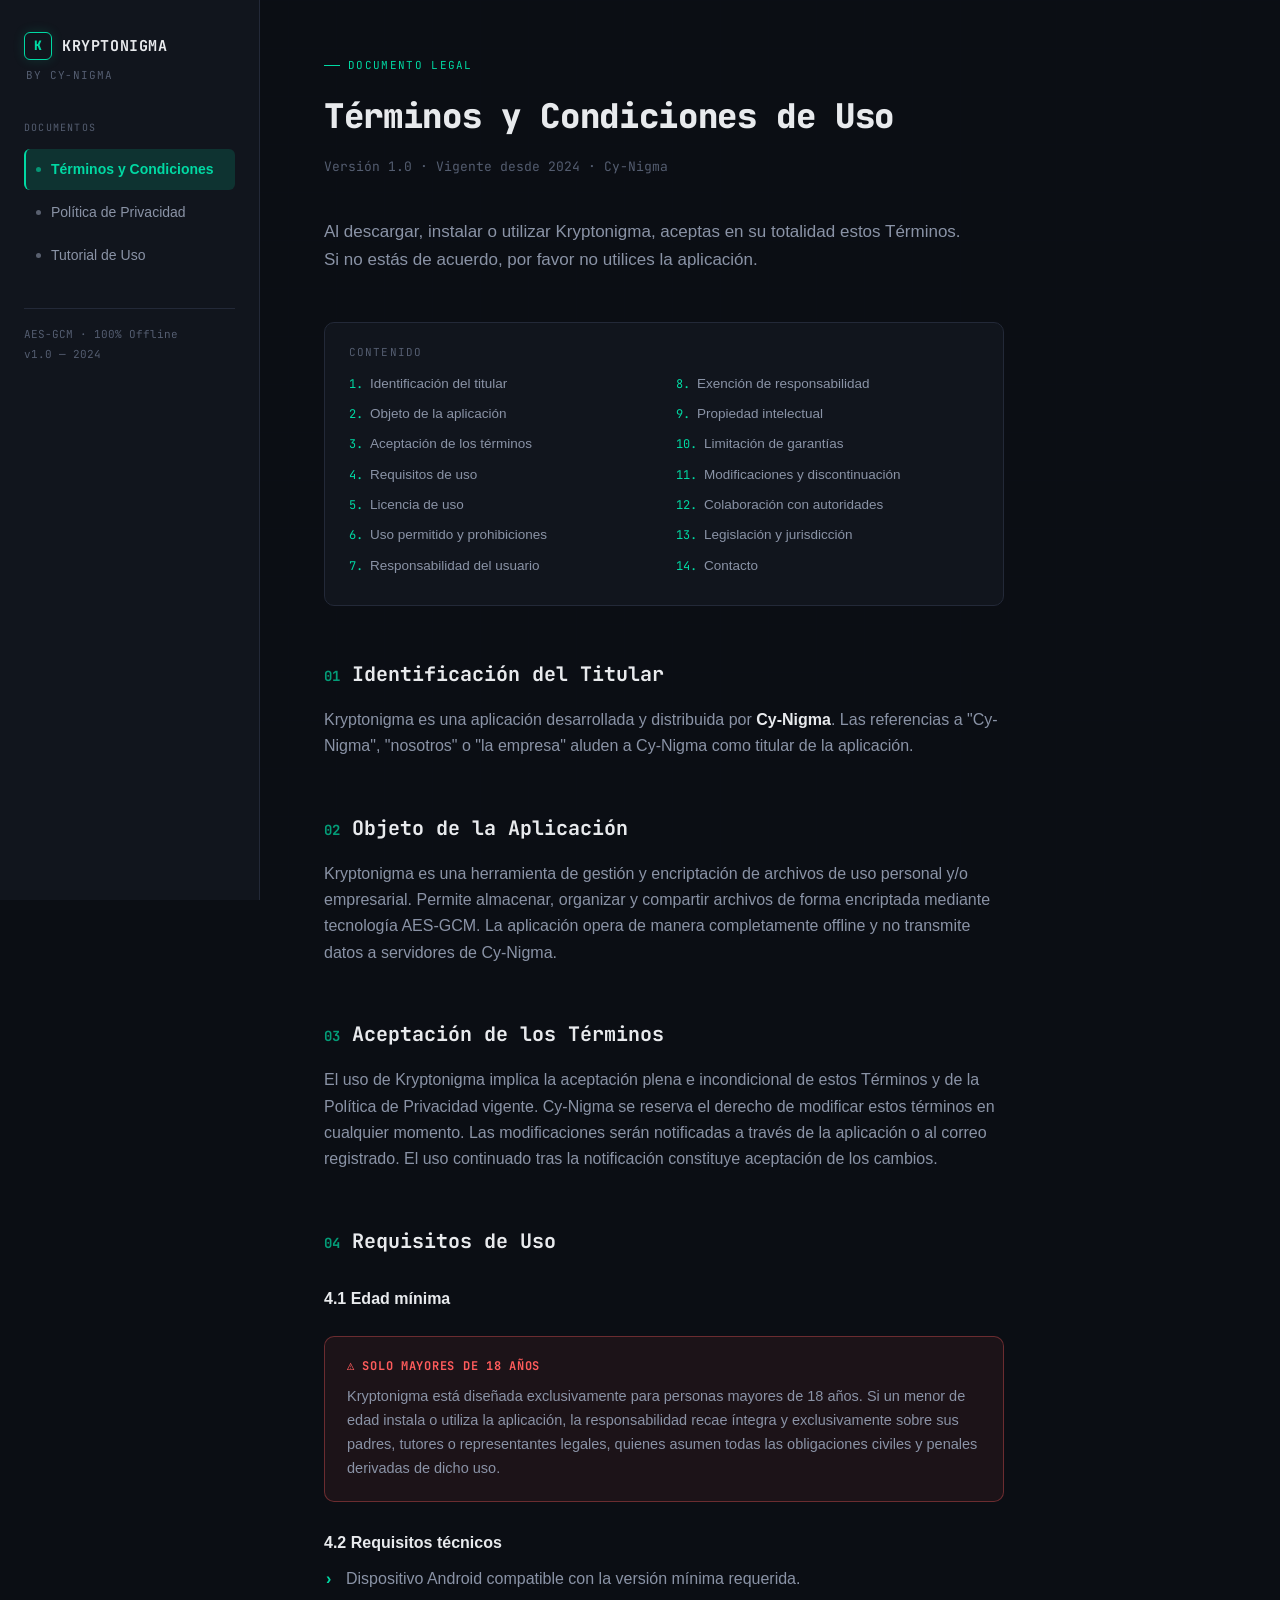
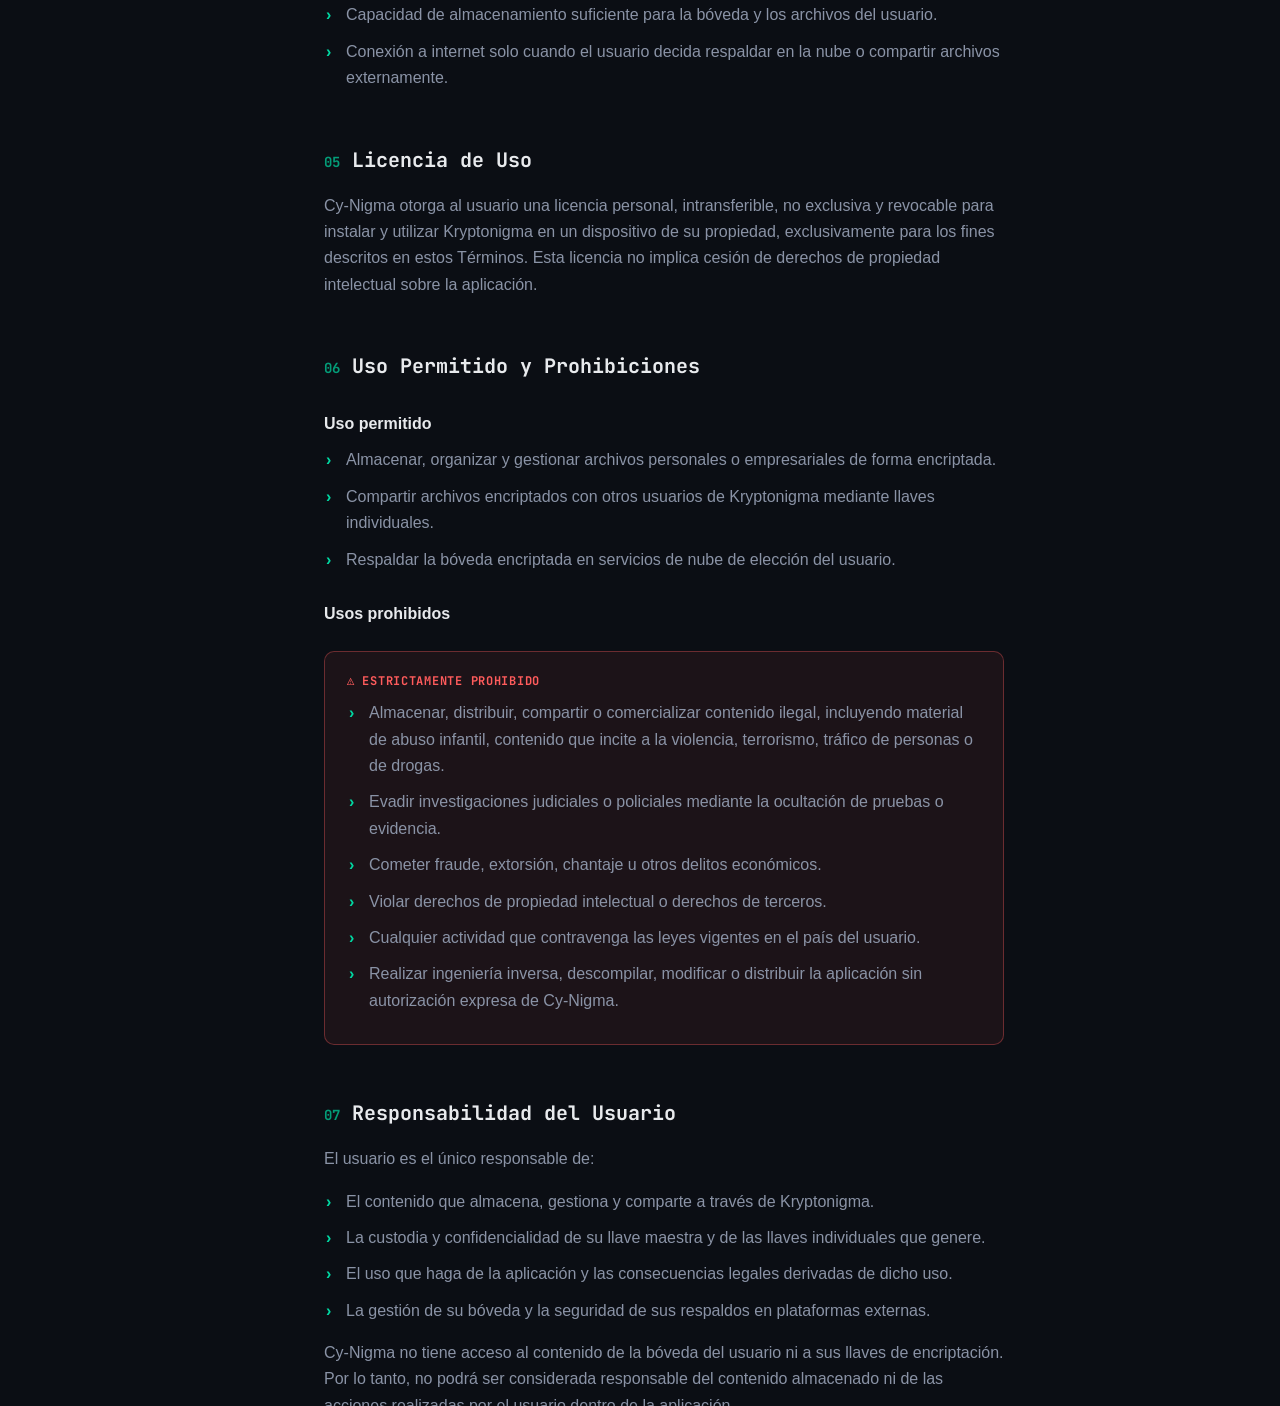
<file: index.html>
<!DOCTYPE html>
<html lang="es">
<head>
<meta charset="UTF-8">
<meta http-equiv="refresh" content="0; url=terminos.html">
<title>Kryptonigma — Documentos Legales</title>
</head>
<body>
<p>Redirigiendo… <a href="terminos.html">Haz clic aquí si no eres redirigido automáticamente</a>.</p>
</body>
</html>
</file>
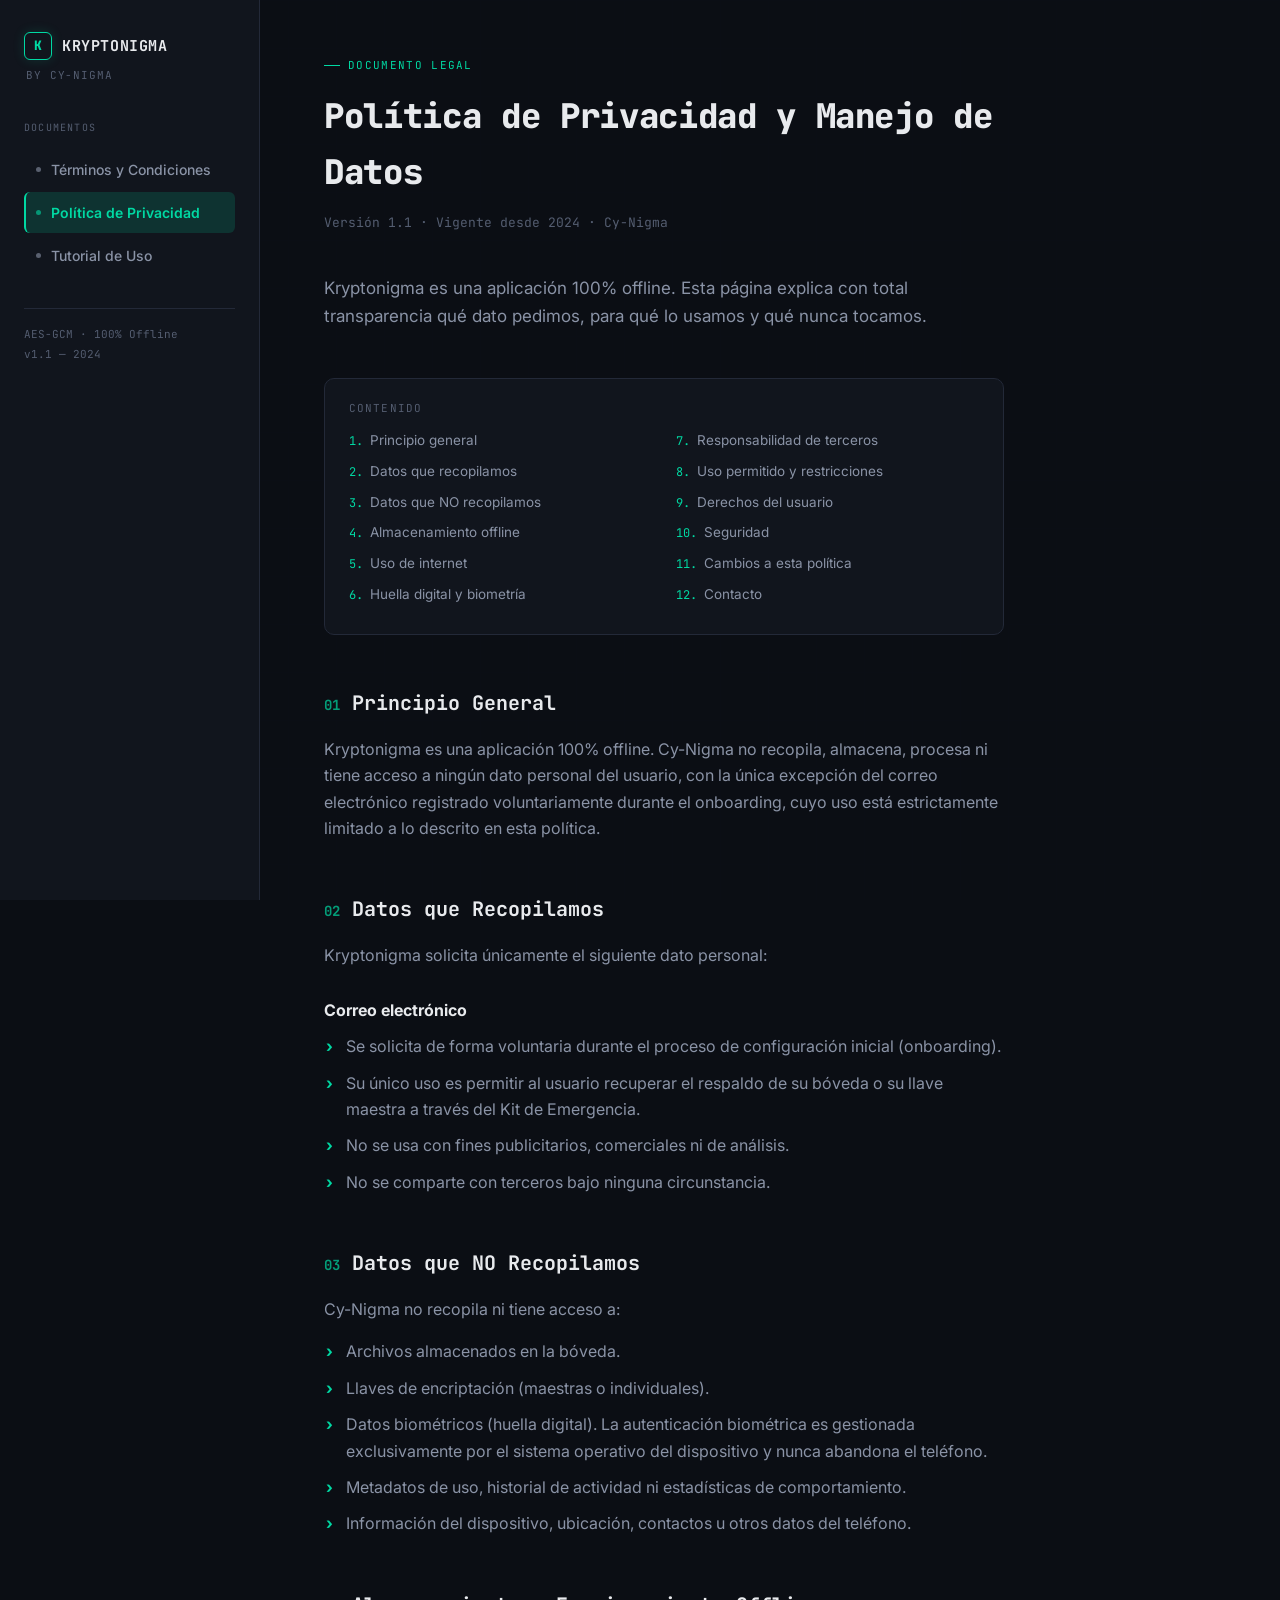
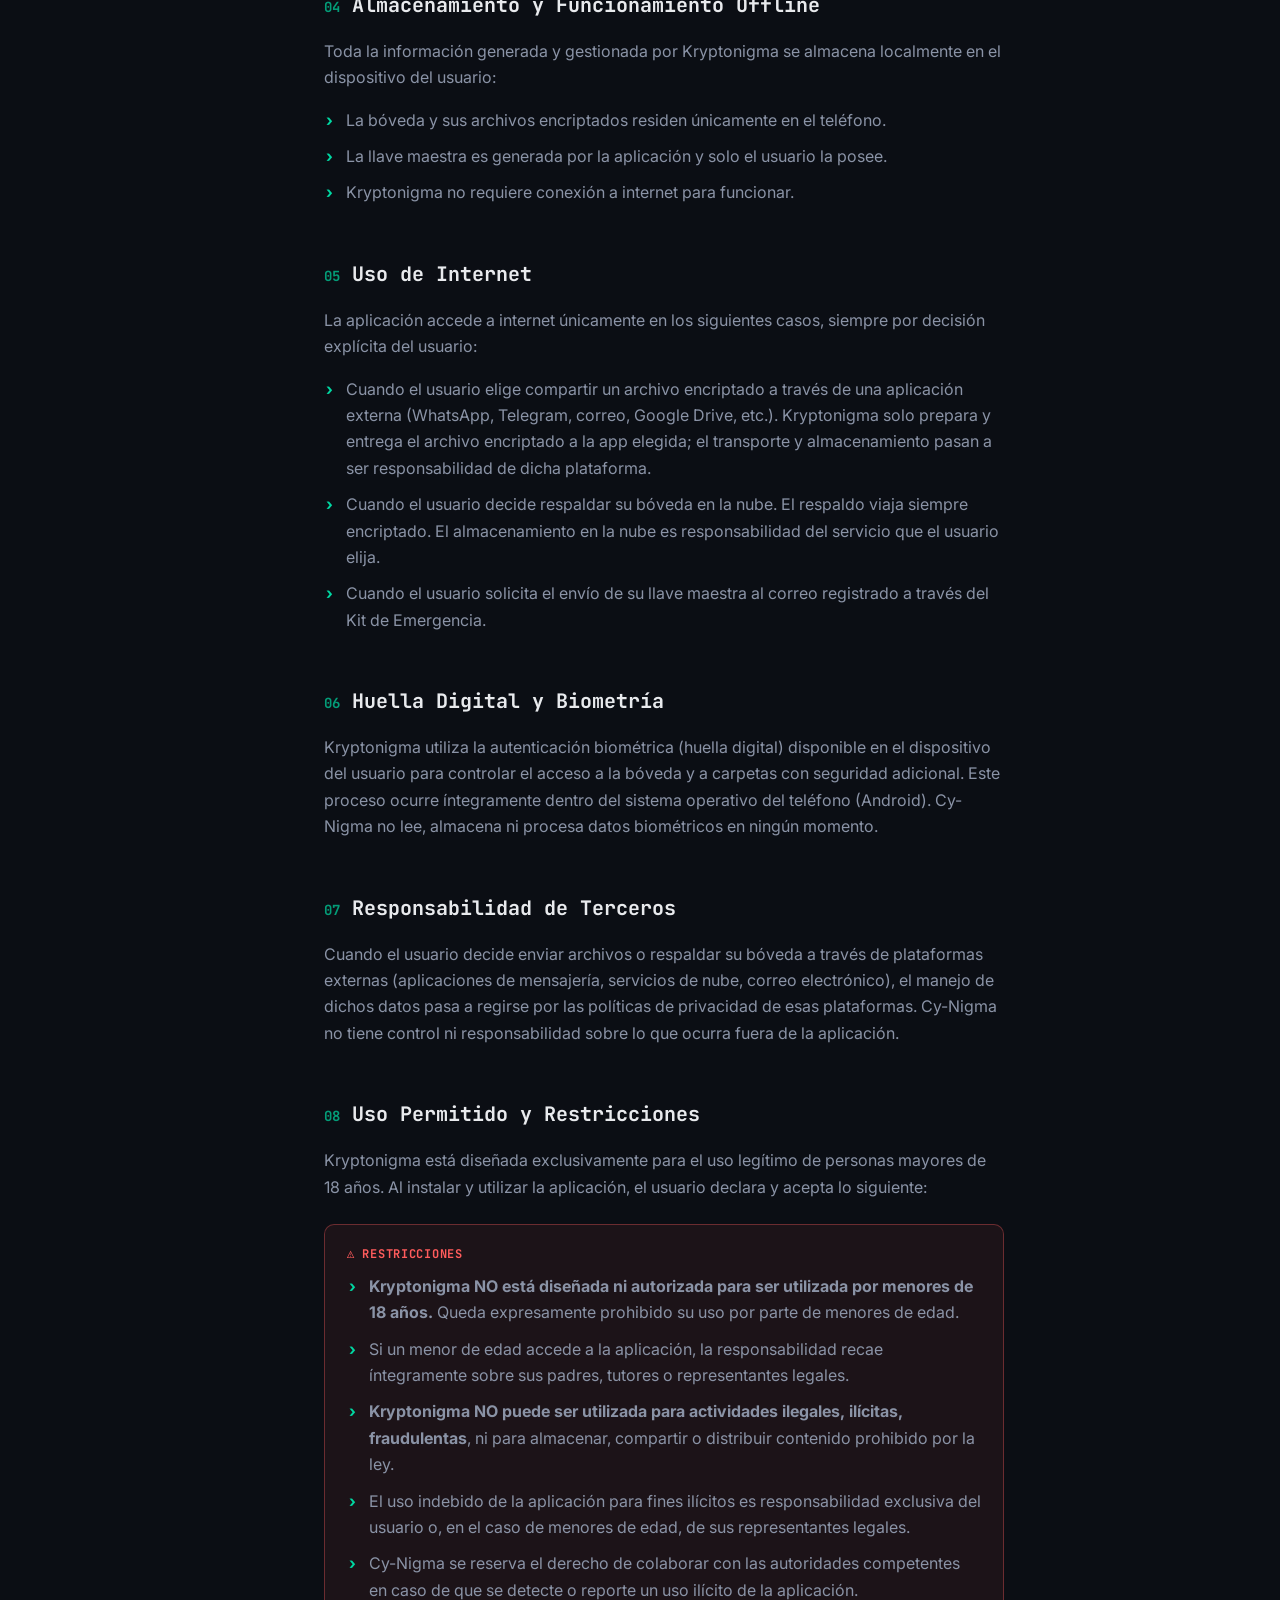
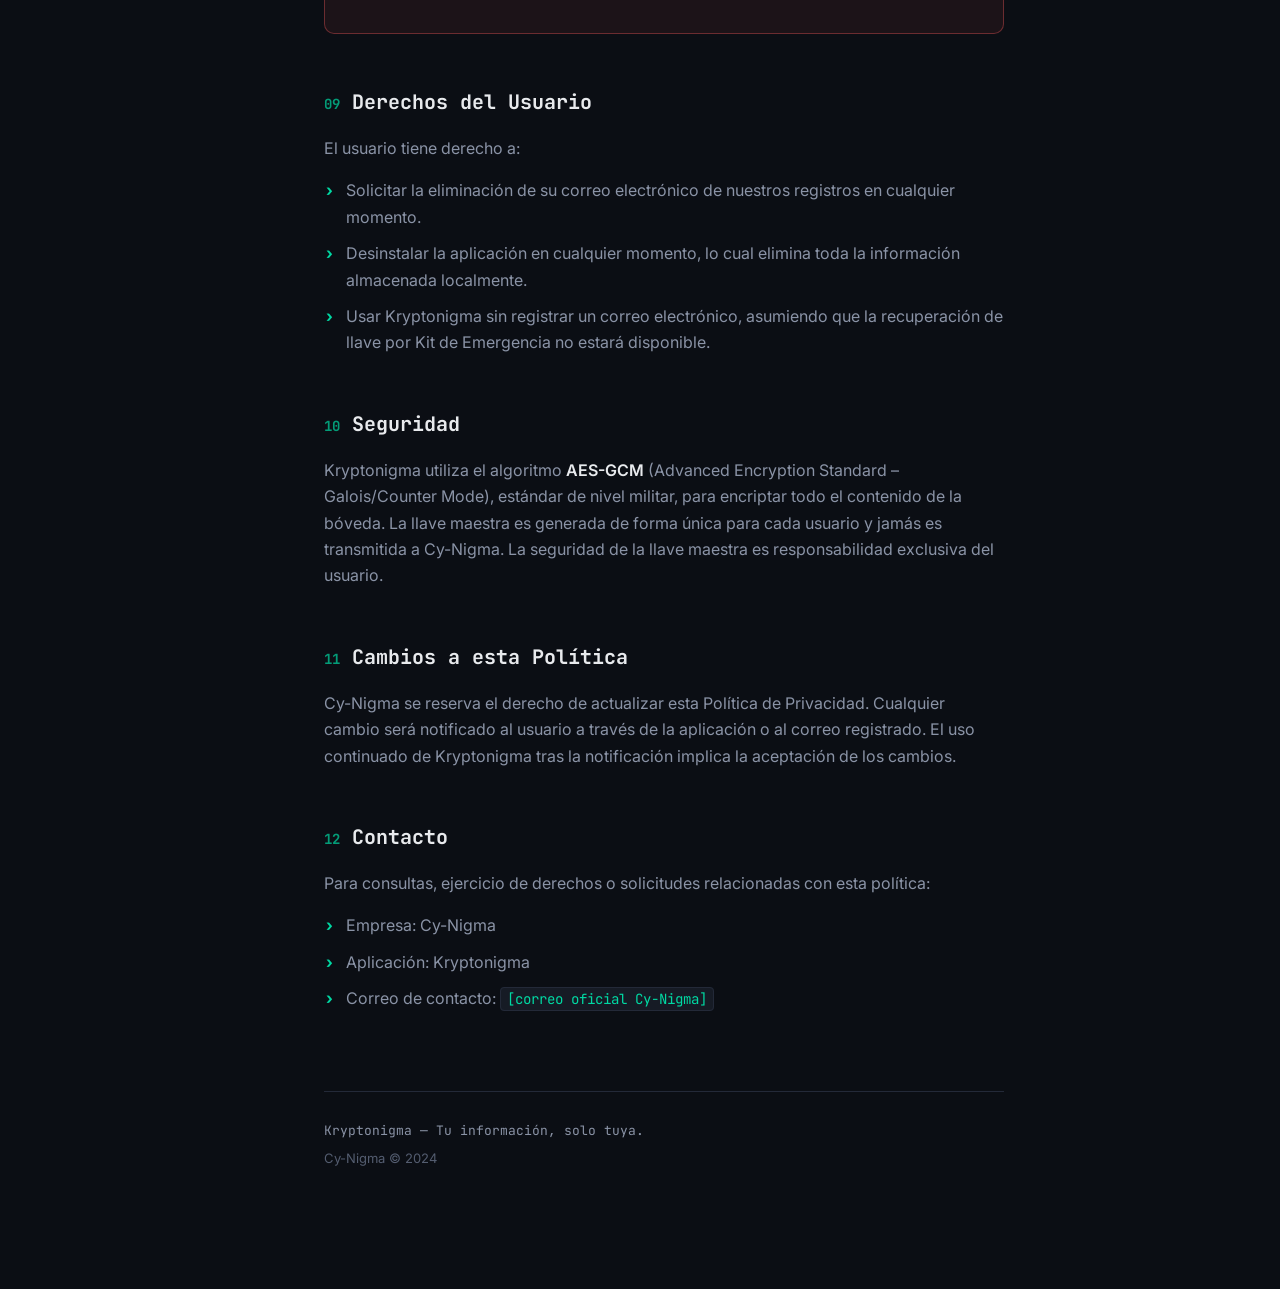
<file: privacidad.html>
<!DOCTYPE html>
<html lang="es">
<head>
<meta charset="UTF-8">
<meta name="viewport" content="width=device-width, initial-scale=1.0">
<title>Política de Privacidad — Kryptonigma</title>
<meta name="description" content="Política de Privacidad y Manejo de Datos de Kryptonigma, gestor de archivos encriptado por Cy-Nigma.">
<link rel="stylesheet" href="assets/style.css">
</head>
<body>
<div class="shell">

  <!-- SIDEBAR -->
  <nav class="sidebar">
    <div class="brand">
      <div class="brand-mark">K</div>
      <div class="brand-name">KRYPTONIGMA</div>
    </div>
    <div class="brand-sub">by Cy-Nigma</div>

    <div class="nav-label">Documentos</div>
    <ul class="nav-list">
      <li><a href="terminos.html"><span class="dot"></span>Términos y Condiciones</a></li>
      <li><a href="privacidad.html" class="active"><span class="dot"></span>Política de Privacidad</a></li>
      <li><a href="tutorial.html"><span class="dot"></span>Tutorial de Uso</a></li>
    </ul>

    <div class="sidebar-foot">
      AES-GCM · 100% Offline<br>
      v1.1 — 2024
    </div>
  </nav>

  <!-- MAIN -->
  <main>
    <div class="eyebrow">Documento legal</div>
    <h1 class="page-title">Política de Privacidad y Manejo de Datos</h1>
    <div class="page-meta">Versión 1.1 · Vigente desde 2024 · Cy-Nigma</div>

    <p class="lede">Kryptonigma es una aplicación 100% offline. Esta página explica con total transparencia qué dato pedimos, para qué lo usamos y qué nunca tocamos.</p>

    <div class="toc">
      <div class="toc-title">Contenido</div>
      <ol>
        <li><a href="#principio">Principio general</a></li>
        <li><a href="#recopilamos">Datos que recopilamos</a></li>
        <li><a href="#no-recopilamos">Datos que NO recopilamos</a></li>
        <li><a href="#almacenamiento">Almacenamiento offline</a></li>
        <li><a href="#internet">Uso de internet</a></li>
        <li><a href="#biometria">Huella digital y biometría</a></li>
        <li><a href="#terceros">Responsabilidad de terceros</a></li>
        <li><a href="#uso-permitido">Uso permitido y restricciones</a></li>
        <li><a href="#derechos">Derechos del usuario</a></li>
        <li><a href="#seguridad">Seguridad</a></li>
        <li><a href="#cambios">Cambios a esta política</a></li>
        <li><a href="#contacto">Contacto</a></li>
      </ol>
    </div>

    <h2 id="principio"><span class="num">01</span>Principio General</h2>
    <p>Kryptonigma es una aplicación 100% offline. Cy-Nigma no recopila, almacena, procesa ni tiene acceso a ningún dato personal del usuario, con la única excepción del correo electrónico registrado voluntariamente durante el onboarding, cuyo uso está estrictamente limitado a lo descrito en esta política.</p>

    <h2 id="recopilamos"><span class="num">02</span>Datos que Recopilamos</h2>
    <p>Kryptonigma solicita únicamente el siguiente dato personal:</p>
    <h3>Correo electrónico</h3>
    <ul class="std">
      <li>Se solicita de forma voluntaria durante el proceso de configuración inicial (onboarding).</li>
      <li>Su único uso es permitir al usuario recuperar el respaldo de su bóveda o su llave maestra a través del Kit de Emergencia.</li>
      <li>No se usa con fines publicitarios, comerciales ni de análisis.</li>
      <li>No se comparte con terceros bajo ninguna circunstancia.</li>
    </ul>

    <h2 id="no-recopilamos"><span class="num">03</span>Datos que NO Recopilamos</h2>
    <p>Cy-Nigma no recopila ni tiene acceso a:</p>
    <ul class="std">
      <li>Archivos almacenados en la bóveda.</li>
      <li>Llaves de encriptación (maestras o individuales).</li>
      <li>Datos biométricos (huella digital). La autenticación biométrica es gestionada exclusivamente por el sistema operativo del dispositivo y nunca abandona el teléfono.</li>
      <li>Metadatos de uso, historial de actividad ni estadísticas de comportamiento.</li>
      <li>Información del dispositivo, ubicación, contactos u otros datos del teléfono.</li>
    </ul>

    <h2 id="almacenamiento"><span class="num">04</span>Almacenamiento y Funcionamiento Offline</h2>
    <p>Toda la información generada y gestionada por Kryptonigma se almacena localmente en el dispositivo del usuario:</p>
    <ul class="std">
      <li>La bóveda y sus archivos encriptados residen únicamente en el teléfono.</li>
      <li>La llave maestra es generada por la aplicación y solo el usuario la posee.</li>
      <li>Kryptonigma no requiere conexión a internet para funcionar.</li>
    </ul>

    <h2 id="internet"><span class="num">05</span>Uso de Internet</h2>
    <p>La aplicación accede a internet únicamente en los siguientes casos, siempre por decisión explícita del usuario:</p>
    <ul class="std">
      <li>Cuando el usuario elige compartir un archivo encriptado a través de una aplicación externa (WhatsApp, Telegram, correo, Google Drive, etc.). Kryptonigma solo prepara y entrega el archivo encriptado a la app elegida; el transporte y almacenamiento pasan a ser responsabilidad de dicha plataforma.</li>
      <li>Cuando el usuario decide respaldar su bóveda en la nube. El respaldo viaja siempre encriptado. El almacenamiento en la nube es responsabilidad del servicio que el usuario elija.</li>
      <li>Cuando el usuario solicita el envío de su llave maestra al correo registrado a través del Kit de Emergencia.</li>
    </ul>

    <h2 id="biometria"><span class="num">06</span>Huella Digital y Biometría</h2>
    <p>Kryptonigma utiliza la autenticación biométrica (huella digital) disponible en el dispositivo del usuario para controlar el acceso a la bóveda y a carpetas con seguridad adicional. Este proceso ocurre íntegramente dentro del sistema operativo del teléfono (Android). Cy-Nigma no lee, almacena ni procesa datos biométricos en ningún momento.</p>

    <h2 id="terceros"><span class="num">07</span>Responsabilidad de Terceros</h2>
    <p>Cuando el usuario decide enviar archivos o respaldar su bóveda a través de plataformas externas (aplicaciones de mensajería, servicios de nube, correo electrónico), el manejo de dichos datos pasa a regirse por las políticas de privacidad de esas plataformas. Cy-Nigma no tiene control ni responsabilidad sobre lo que ocurra fuera de la aplicación.</p>

    <h2 id="uso-permitido"><span class="num">08</span>Uso Permitido y Restricciones</h2>
    <p>Kryptonigma está diseñada exclusivamente para el uso legítimo de personas mayores de 18 años. Al instalar y utilizar la aplicación, el usuario declara y acepta lo siguiente:</p>
    <div class="box danger">
      <div class="box-title">⚠ Restricciones</div>
      <ul class="std" style="margin-bottom:0;">
        <li><strong>Kryptonigma NO está diseñada ni autorizada para ser utilizada por menores de 18 años.</strong> Queda expresamente prohibido su uso por parte de menores de edad.</li>
        <li>Si un menor de edad accede a la aplicación, la responsabilidad recae íntegramente sobre sus padres, tutores o representantes legales.</li>
        <li><strong>Kryptonigma NO puede ser utilizada para actividades ilegales, ilícitas, fraudulentas</strong>, ni para almacenar, compartir o distribuir contenido prohibido por la ley.</li>
        <li>El uso indebido de la aplicación para fines ilícitos es responsabilidad exclusiva del usuario o, en el caso de menores de edad, de sus representantes legales.</li>
        <li>Cy-Nigma se reserva el derecho de colaborar con las autoridades competentes en caso de que se detecte o reporte un uso ilícito de la aplicación.</li>
      </ul>
    </div>

    <h2 id="derechos"><span class="num">09</span>Derechos del Usuario</h2>
    <p>El usuario tiene derecho a:</p>
    <ul class="std">
      <li>Solicitar la eliminación de su correo electrónico de nuestros registros en cualquier momento.</li>
      <li>Desinstalar la aplicación en cualquier momento, lo cual elimina toda la información almacenada localmente.</li>
      <li>Usar Kryptonigma sin registrar un correo electrónico, asumiendo que la recuperación de llave por Kit de Emergencia no estará disponible.</li>
    </ul>

    <h2 id="seguridad"><span class="num">10</span>Seguridad</h2>
    <p>Kryptonigma utiliza el algoritmo <strong>AES-GCM</strong> (Advanced Encryption Standard – Galois/Counter Mode), estándar de nivel militar, para encriptar todo el contenido de la bóveda. La llave maestra es generada de forma única para cada usuario y jamás es transmitida a Cy-Nigma. La seguridad de la llave maestra es responsabilidad exclusiva del usuario.</p>

    <h2 id="cambios"><span class="num">11</span>Cambios a esta Política</h2>
    <p>Cy-Nigma se reserva el derecho de actualizar esta Política de Privacidad. Cualquier cambio será notificado al usuario a través de la aplicación o al correo registrado. El uso continuado de Kryptonigma tras la notificación implica la aceptación de los cambios.</p>

    <h2 id="contacto"><span class="num">12</span>Contacto</h2>
    <p>Para consultas, ejercicio de derechos o solicitudes relacionadas con esta política:</p>
    <ul class="std">
      <li>Empresa: Cy-Nigma</li>
      <li>Aplicación: Kryptonigma</li>
      <li>Correo de contacto: <span class="inline-code">[correo oficial Cy-Nigma]</span></li>
    </ul>

    <div class="page-foot">
      <div class="tagline">Kryptonigma — Tu información, solo tuya.</div>
      Cy-Nigma © 2024
    </div>
  </main>
</div>
</body>
</html>
</file>
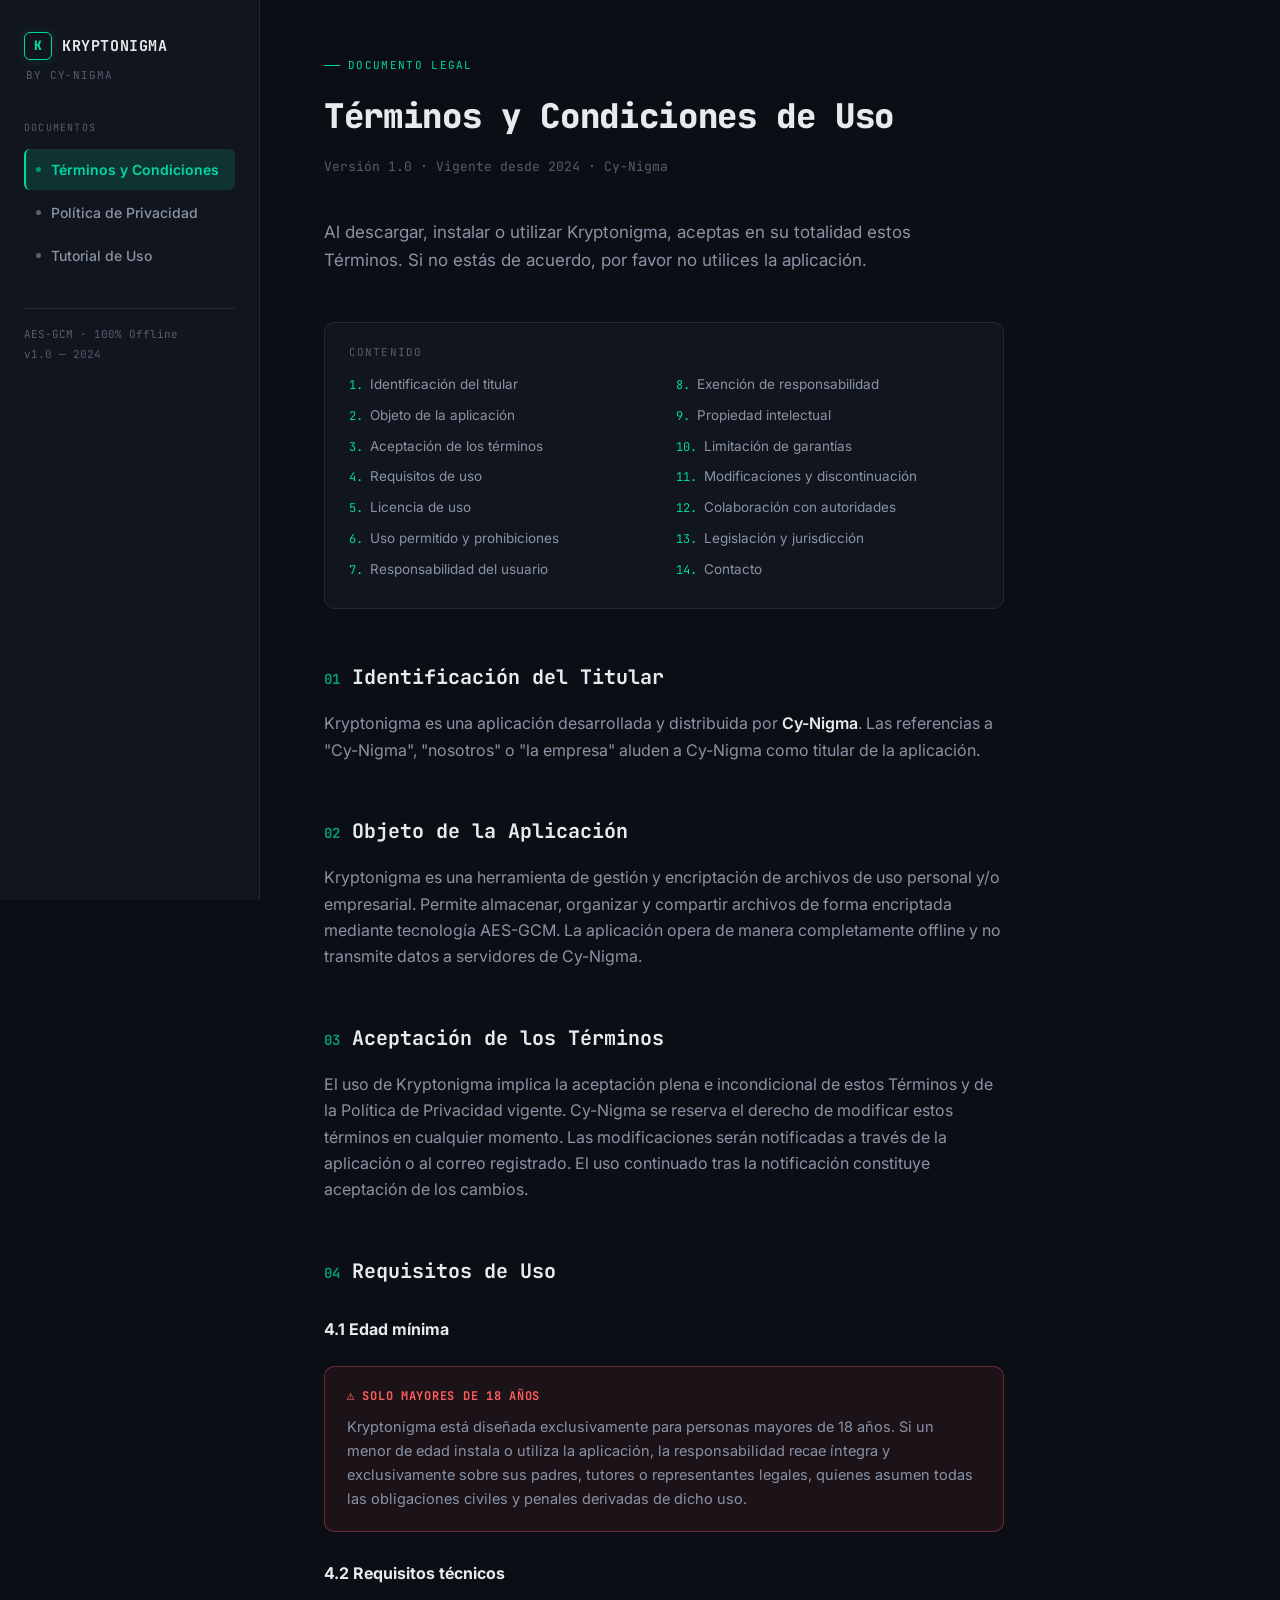
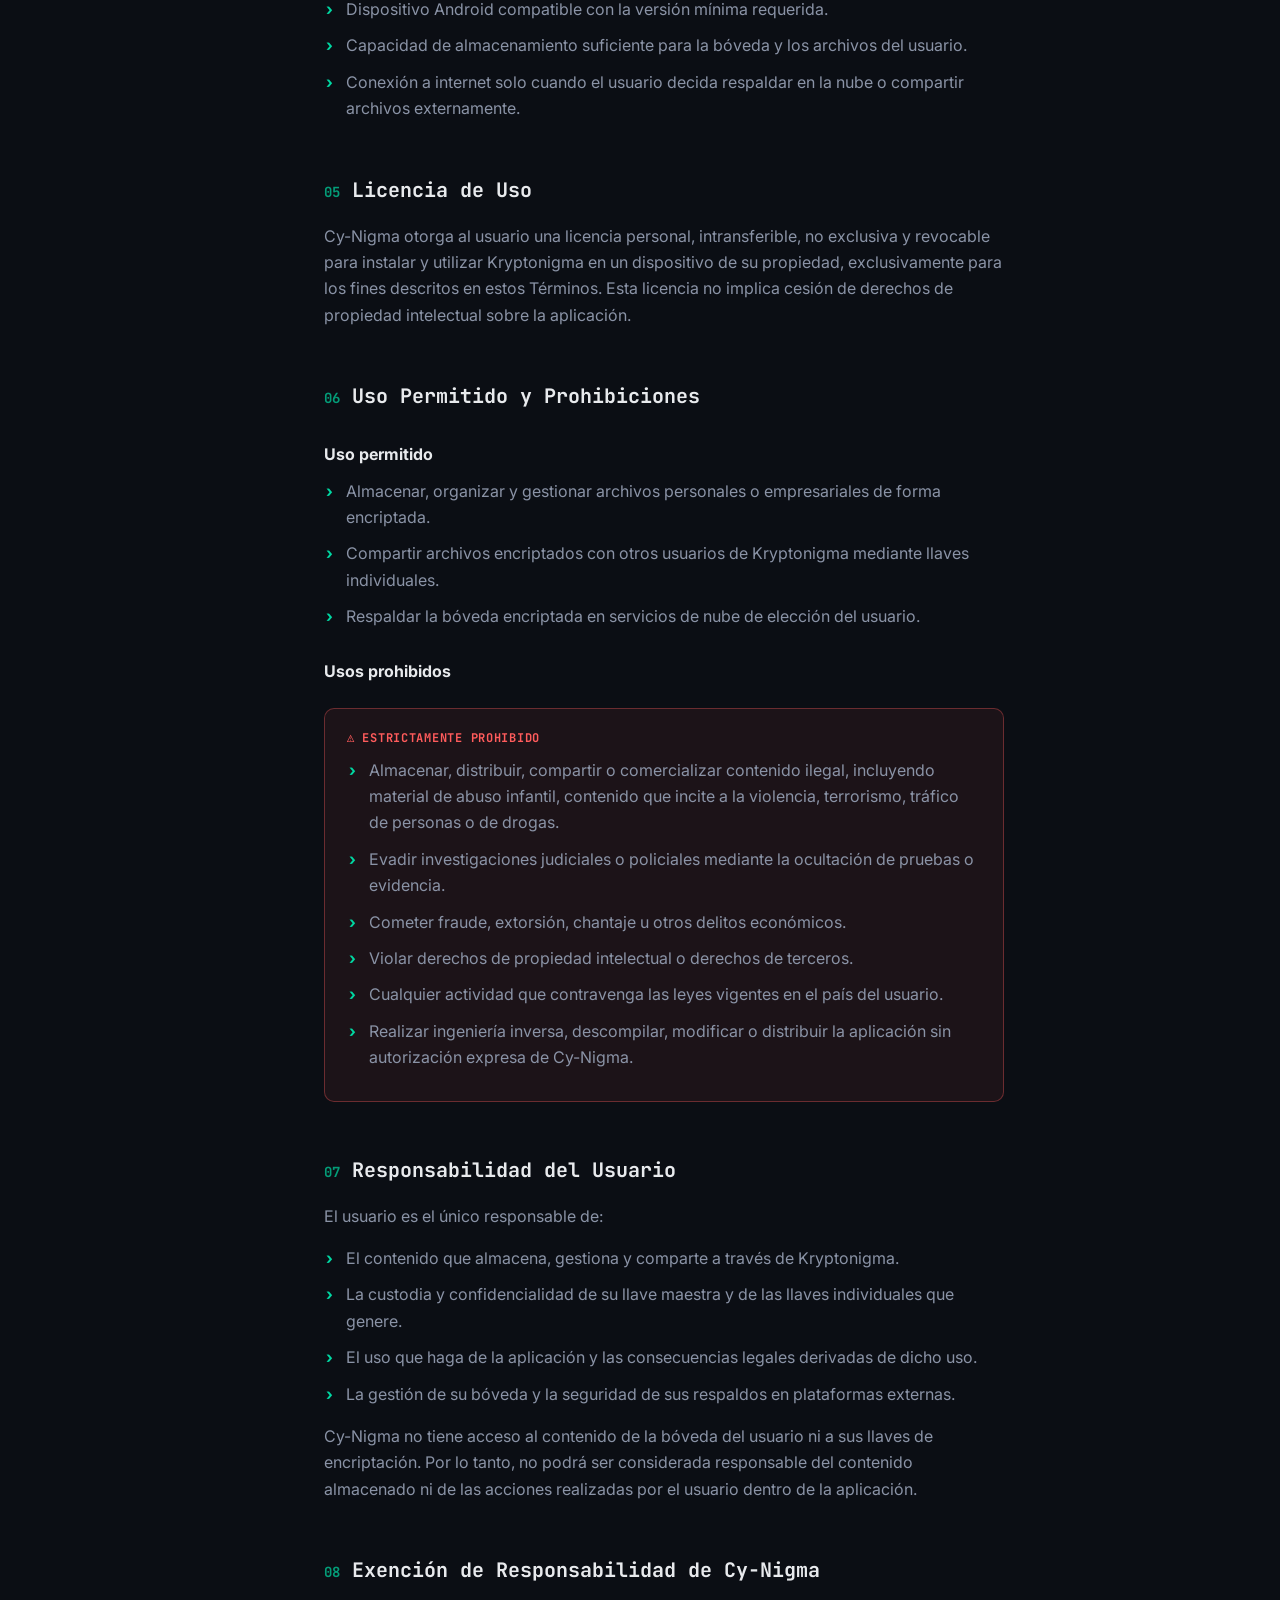
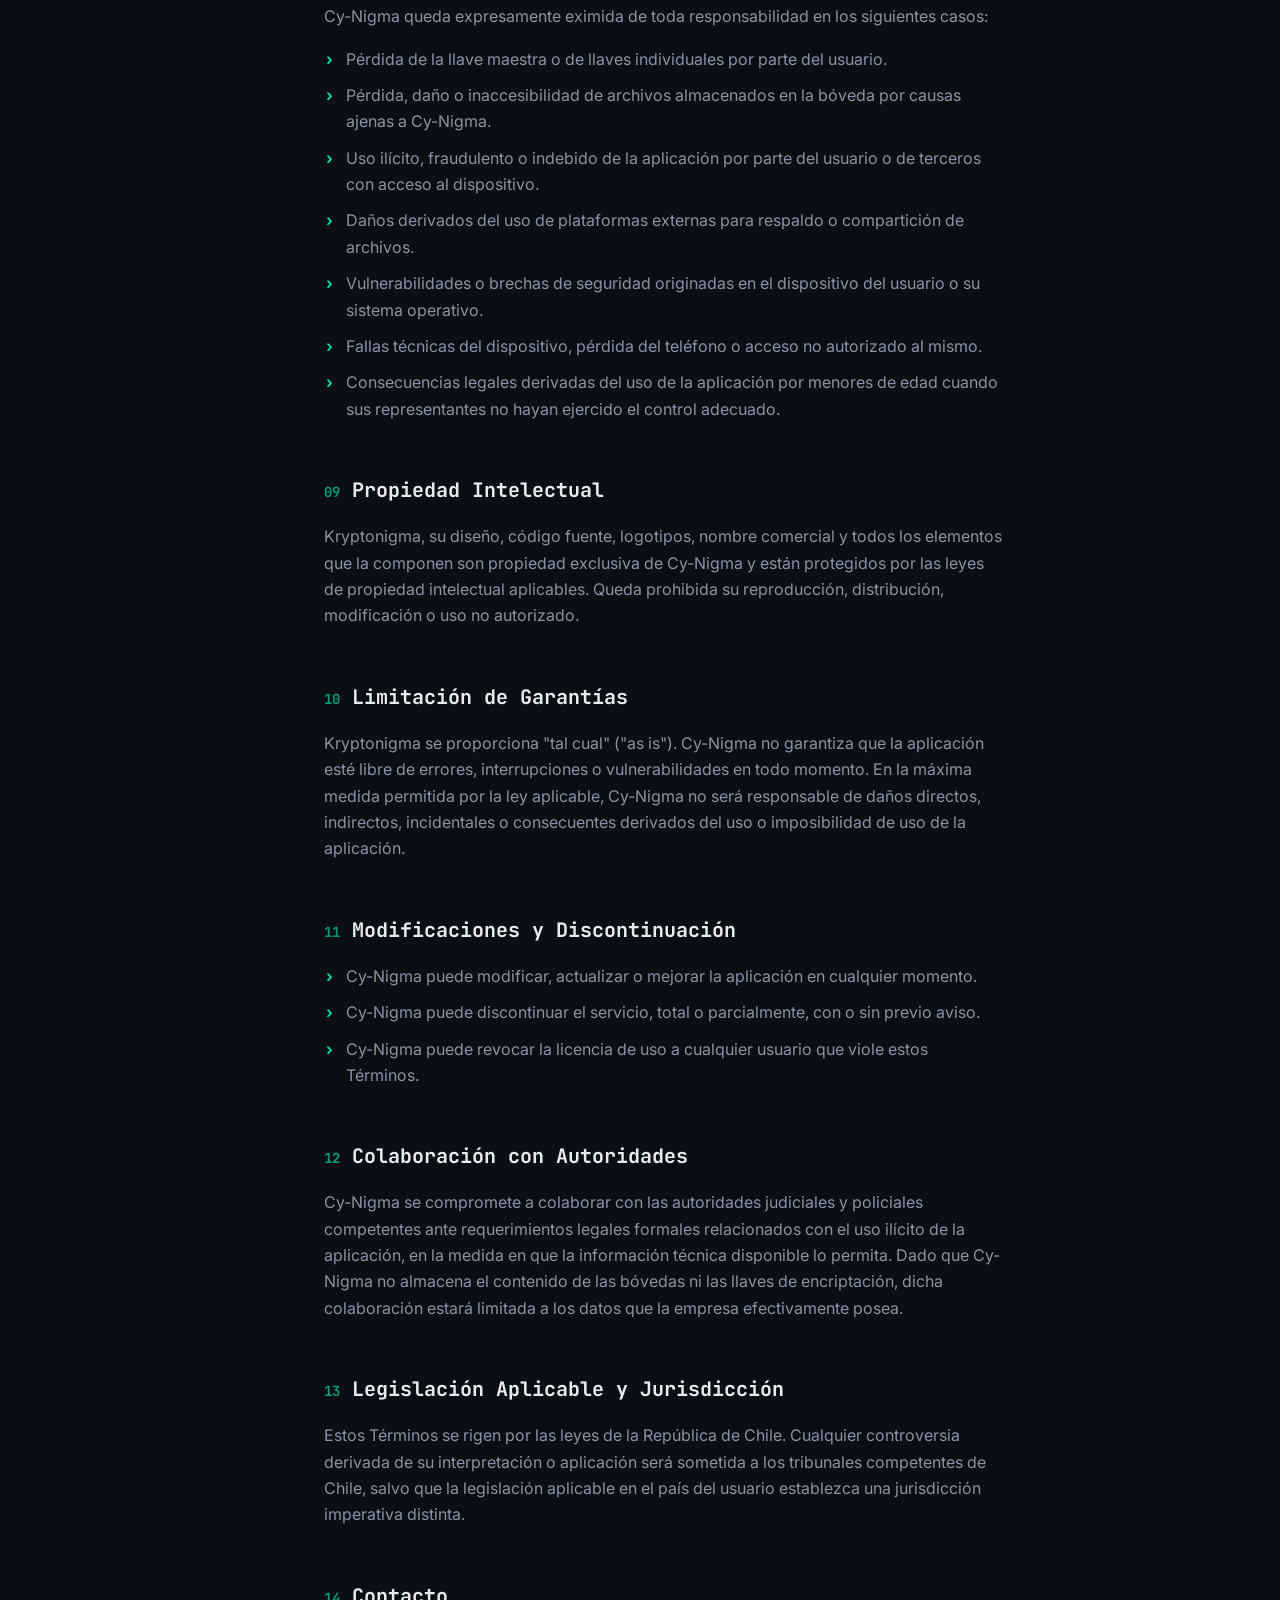
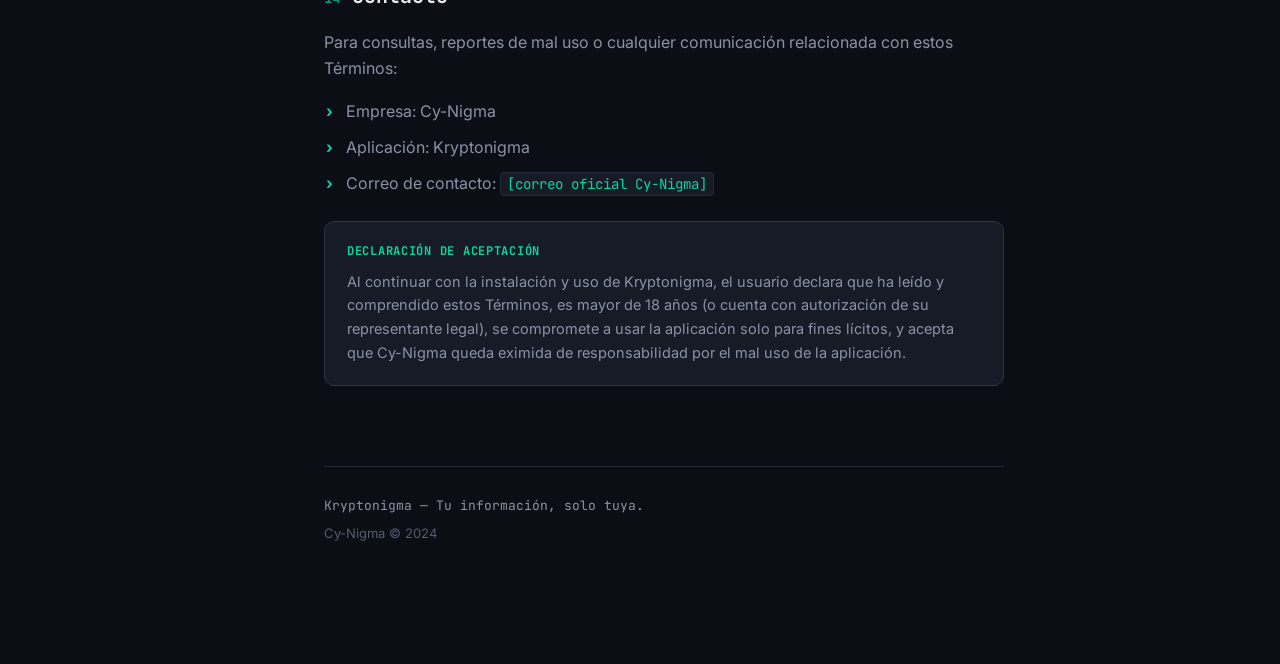
<file: terminos.html>
<!DOCTYPE html>
<html lang="es">
<head>
<meta charset="UTF-8">
<meta name="viewport" content="width=device-width, initial-scale=1.0">
<title>Términos y Condiciones — Kryptonigma</title>
<meta name="description" content="Términos y Condiciones de Uso de Kryptonigma, gestor de archivos encriptado por Cy-Nigma.">
<link rel="stylesheet" href="assets/style.css">
</head>
<body>
<div class="shell">

  <!-- SIDEBAR -->
  <nav class="sidebar">
    <div class="brand">
      <div class="brand-mark">K</div>
      <div class="brand-name">KRYPTONIGMA</div>
    </div>
    <div class="brand-sub">by Cy-Nigma</div>

    <div class="nav-label">Documentos</div>
    <ul class="nav-list">
      <li><a href="terminos.html" class="active"><span class="dot"></span>Términos y Condiciones</a></li>
      <li><a href="privacidad.html"><span class="dot"></span>Política de Privacidad</a></li>
      <li><a href="tutorial.html"><span class="dot"></span>Tutorial de Uso</a></li>
    </ul>

    <div class="sidebar-foot">
      AES-GCM · 100% Offline<br>
      v1.0 — 2024
    </div>
  </nav>

  <!-- MAIN -->
  <main>
    <div class="eyebrow">Documento legal</div>
    <h1 class="page-title">Términos y Condiciones de Uso</h1>
    <div class="page-meta">Versión 1.0 · Vigente desde 2024 · Cy-Nigma</div>

    <p class="lede">Al descargar, instalar o utilizar Kryptonigma, aceptas en su totalidad estos Términos. Si no estás de acuerdo, por favor no utilices la aplicación.</p>

    <div class="toc">
      <div class="toc-title">Contenido</div>
      <ol>
        <li><a href="#identificacion">Identificación del titular</a></li>
        <li><a href="#objeto">Objeto de la aplicación</a></li>
        <li><a href="#aceptacion">Aceptación de los términos</a></li>
        <li><a href="#requisitos">Requisitos de uso</a></li>
        <li><a href="#licencia">Licencia de uso</a></li>
        <li><a href="#uso">Uso permitido y prohibiciones</a></li>
        <li><a href="#responsabilidad">Responsabilidad del usuario</a></li>
        <li><a href="#exencion">Exención de responsabilidad</a></li>
        <li><a href="#propiedad">Propiedad intelectual</a></li>
        <li><a href="#garantias">Limitación de garantías</a></li>
        <li><a href="#modificaciones">Modificaciones y discontinuación</a></li>
        <li><a href="#autoridades">Colaboración con autoridades</a></li>
        <li><a href="#jurisdiccion">Legislación y jurisdicción</a></li>
        <li><a href="#contacto">Contacto</a></li>
      </ol>
    </div>

    <h2 id="identificacion"><span class="num">01</span>Identificación del Titular</h2>
    <p>Kryptonigma es una aplicación desarrollada y distribuida por <strong>Cy-Nigma</strong>. Las referencias a "Cy-Nigma", "nosotros" o "la empresa" aluden a Cy-Nigma como titular de la aplicación.</p>

    <h2 id="objeto"><span class="num">02</span>Objeto de la Aplicación</h2>
    <p>Kryptonigma es una herramienta de gestión y encriptación de archivos de uso personal y/o empresarial. Permite almacenar, organizar y compartir archivos de forma encriptada mediante tecnología AES-GCM. La aplicación opera de manera completamente offline y no transmite datos a servidores de Cy-Nigma.</p>

    <h2 id="aceptacion"><span class="num">03</span>Aceptación de los Términos</h2>
    <p>El uso de Kryptonigma implica la aceptación plena e incondicional de estos Términos y de la Política de Privacidad vigente. Cy-Nigma se reserva el derecho de modificar estos términos en cualquier momento. Las modificaciones serán notificadas a través de la aplicación o al correo registrado. El uso continuado tras la notificación constituye aceptación de los cambios.</p>

    <h2 id="requisitos"><span class="num">04</span>Requisitos de Uso</h2>
    <h3>4.1 Edad mínima</h3>
    <div class="box danger">
      <div class="box-title">⚠ Solo mayores de 18 años</div>
      <p>Kryptonigma está diseñada exclusivamente para personas mayores de 18 años. Si un menor de edad instala o utiliza la aplicación, la responsabilidad recae íntegra y exclusivamente sobre sus padres, tutores o representantes legales, quienes asumen todas las obligaciones civiles y penales derivadas de dicho uso.</p>
    </div>

    <h3>4.2 Requisitos técnicos</h3>
    <ul class="std">
      <li>Dispositivo Android compatible con la versión mínima requerida.</li>
      <li>Capacidad de almacenamiento suficiente para la bóveda y los archivos del usuario.</li>
      <li>Conexión a internet solo cuando el usuario decida respaldar en la nube o compartir archivos externamente.</li>
    </ul>

    <h2 id="licencia"><span class="num">05</span>Licencia de Uso</h2>
    <p>Cy-Nigma otorga al usuario una licencia personal, intransferible, no exclusiva y revocable para instalar y utilizar Kryptonigma en un dispositivo de su propiedad, exclusivamente para los fines descritos en estos Términos. Esta licencia no implica cesión de derechos de propiedad intelectual sobre la aplicación.</p>

    <h2 id="uso"><span class="num">06</span>Uso Permitido y Prohibiciones</h2>
    <h3>Uso permitido</h3>
    <ul class="std">
      <li>Almacenar, organizar y gestionar archivos personales o empresariales de forma encriptada.</li>
      <li>Compartir archivos encriptados con otros usuarios de Kryptonigma mediante llaves individuales.</li>
      <li>Respaldar la bóveda encriptada en servicios de nube de elección del usuario.</li>
    </ul>

    <h3>Usos prohibidos</h3>
    <div class="box danger">
      <div class="box-title">⚠ Estrictamente prohibido</div>
      <ul class="std" style="margin-bottom:0;">
        <li>Almacenar, distribuir, compartir o comercializar contenido ilegal, incluyendo material de abuso infantil, contenido que incite a la violencia, terrorismo, tráfico de personas o de drogas.</li>
        <li>Evadir investigaciones judiciales o policiales mediante la ocultación de pruebas o evidencia.</li>
        <li>Cometer fraude, extorsión, chantaje u otros delitos económicos.</li>
        <li>Violar derechos de propiedad intelectual o derechos de terceros.</li>
        <li>Cualquier actividad que contravenga las leyes vigentes en el país del usuario.</li>
        <li>Realizar ingeniería inversa, descompilar, modificar o distribuir la aplicación sin autorización expresa de Cy-Nigma.</li>
      </ul>
    </div>

    <h2 id="responsabilidad"><span class="num">07</span>Responsabilidad del Usuario</h2>
    <p>El usuario es el único responsable de:</p>
    <ul class="std">
      <li>El contenido que almacena, gestiona y comparte a través de Kryptonigma.</li>
      <li>La custodia y confidencialidad de su llave maestra y de las llaves individuales que genere.</li>
      <li>El uso que haga de la aplicación y las consecuencias legales derivadas de dicho uso.</li>
      <li>La gestión de su bóveda y la seguridad de sus respaldos en plataformas externas.</li>
    </ul>
    <p>Cy-Nigma no tiene acceso al contenido de la bóveda del usuario ni a sus llaves de encriptación. Por lo tanto, no podrá ser considerada responsable del contenido almacenado ni de las acciones realizadas por el usuario dentro de la aplicación.</p>

    <h2 id="exencion"><span class="num">08</span>Exención de Responsabilidad de Cy-Nigma</h2>
    <p>Cy-Nigma queda expresamente eximida de toda responsabilidad en los siguientes casos:</p>
    <ul class="std">
      <li>Pérdida de la llave maestra o de llaves individuales por parte del usuario.</li>
      <li>Pérdida, daño o inaccesibilidad de archivos almacenados en la bóveda por causas ajenas a Cy-Nigma.</li>
      <li>Uso ilícito, fraudulento o indebido de la aplicación por parte del usuario o de terceros con acceso al dispositivo.</li>
      <li>Daños derivados del uso de plataformas externas para respaldo o compartición de archivos.</li>
      <li>Vulnerabilidades o brechas de seguridad originadas en el dispositivo del usuario o su sistema operativo.</li>
      <li>Fallas técnicas del dispositivo, pérdida del teléfono o acceso no autorizado al mismo.</li>
      <li>Consecuencias legales derivadas del uso de la aplicación por menores de edad cuando sus representantes no hayan ejercido el control adecuado.</li>
    </ul>

    <h2 id="propiedad"><span class="num">09</span>Propiedad Intelectual</h2>
    <p>Kryptonigma, su diseño, código fuente, logotipos, nombre comercial y todos los elementos que la componen son propiedad exclusiva de Cy-Nigma y están protegidos por las leyes de propiedad intelectual aplicables. Queda prohibida su reproducción, distribución, modificación o uso no autorizado.</p>

    <h2 id="garantias"><span class="num">10</span>Limitación de Garantías</h2>
    <p>Kryptonigma se proporciona "tal cual" ("as is"). Cy-Nigma no garantiza que la aplicación esté libre de errores, interrupciones o vulnerabilidades en todo momento. En la máxima medida permitida por la ley aplicable, Cy-Nigma no será responsable de daños directos, indirectos, incidentales o consecuentes derivados del uso o imposibilidad de uso de la aplicación.</p>

    <h2 id="modificaciones"><span class="num">11</span>Modificaciones y Discontinuación</h2>
    <ul class="std">
      <li>Cy-Nigma puede modificar, actualizar o mejorar la aplicación en cualquier momento.</li>
      <li>Cy-Nigma puede discontinuar el servicio, total o parcialmente, con o sin previo aviso.</li>
      <li>Cy-Nigma puede revocar la licencia de uso a cualquier usuario que viole estos Términos.</li>
    </ul>

    <h2 id="autoridades"><span class="num">12</span>Colaboración con Autoridades</h2>
    <p>Cy-Nigma se compromete a colaborar con las autoridades judiciales y policiales competentes ante requerimientos legales formales relacionados con el uso ilícito de la aplicación, en la medida en que la información técnica disponible lo permita. Dado que Cy-Nigma no almacena el contenido de las bóvedas ni las llaves de encriptación, dicha colaboración estará limitada a los datos que la empresa efectivamente posea.</p>

    <h2 id="jurisdiccion"><span class="num">13</span>Legislación Aplicable y Jurisdicción</h2>
    <p>Estos Términos se rigen por las leyes de la República de Chile. Cualquier controversia derivada de su interpretación o aplicación será sometida a los tribunales competentes de Chile, salvo que la legislación aplicable en el país del usuario establezca una jurisdicción imperativa distinta.</p>

    <h2 id="contacto"><span class="num">14</span>Contacto</h2>
    <p>Para consultas, reportes de mal uso o cualquier comunicación relacionada con estos Términos:</p>
    <ul class="std">
      <li>Empresa: Cy-Nigma</li>
      <li>Aplicación: Kryptonigma</li>
      <li>Correo de contacto: <span class="inline-code">[correo oficial Cy-Nigma]</span></li>
    </ul>

    <div class="box">
      <div class="box-title">Declaración de aceptación</div>
      <p>Al continuar con la instalación y uso de Kryptonigma, el usuario declara que ha leído y comprendido estos Términos, es mayor de 18 años (o cuenta con autorización de su representante legal), se compromete a usar la aplicación solo para fines lícitos, y acepta que Cy-Nigma queda eximida de responsabilidad por el mal uso de la aplicación.</p>
    </div>

    <div class="page-foot">
      <div class="tagline">Kryptonigma — Tu información, solo tuya.</div>
      Cy-Nigma © 2024
    </div>
  </main>
</div>
</body>
</html>
</file>
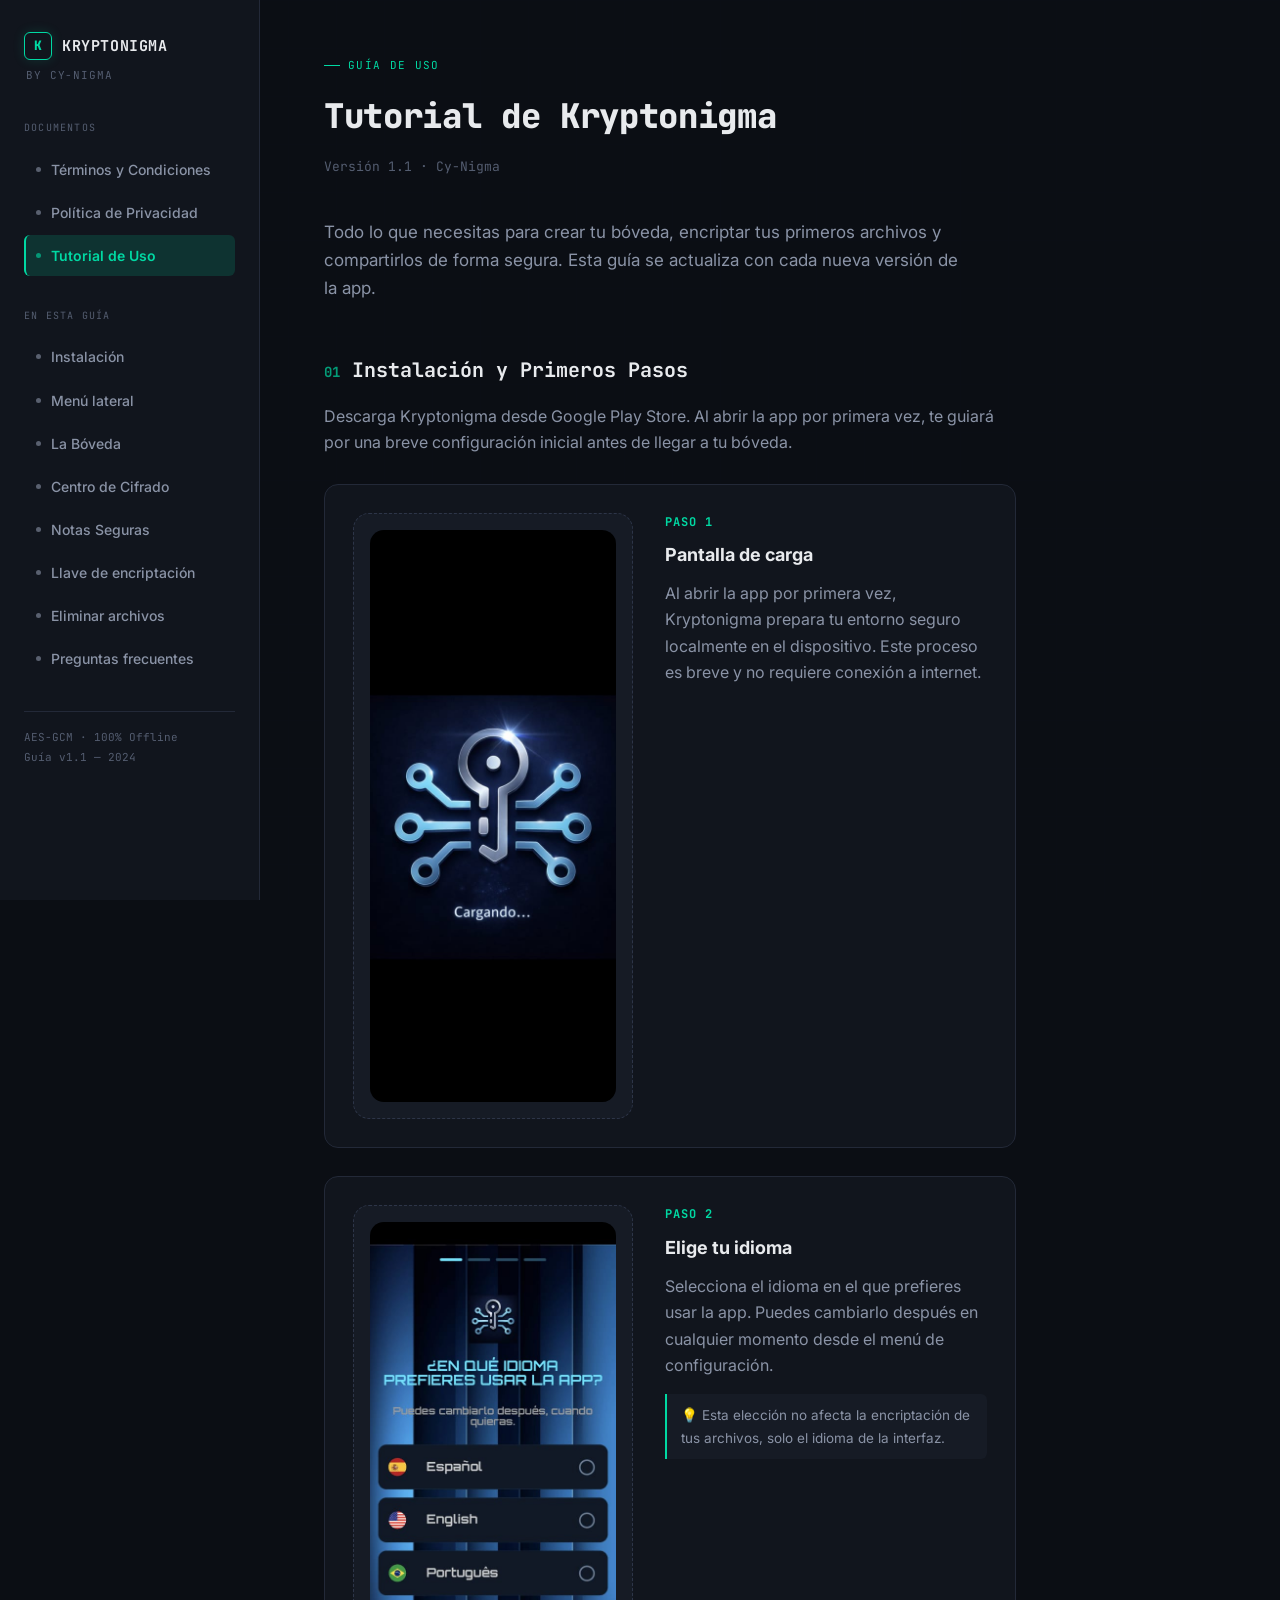
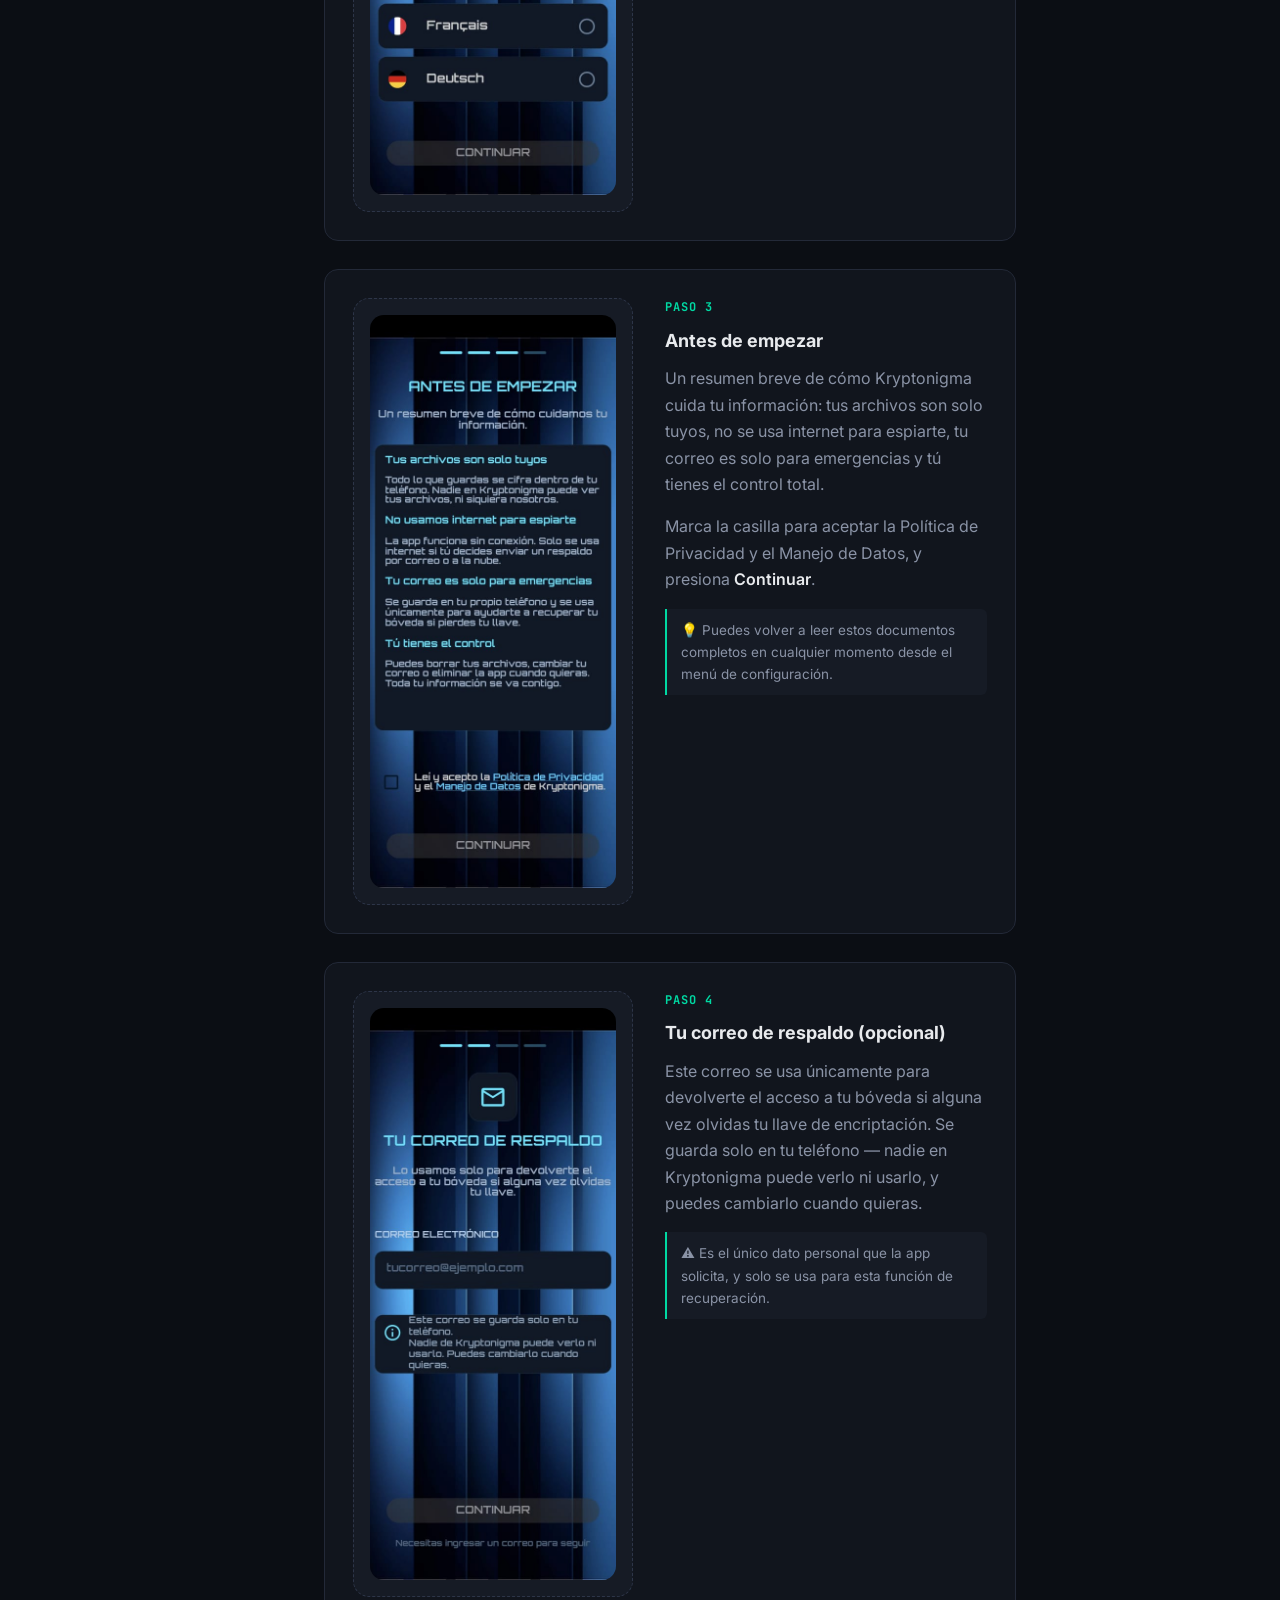
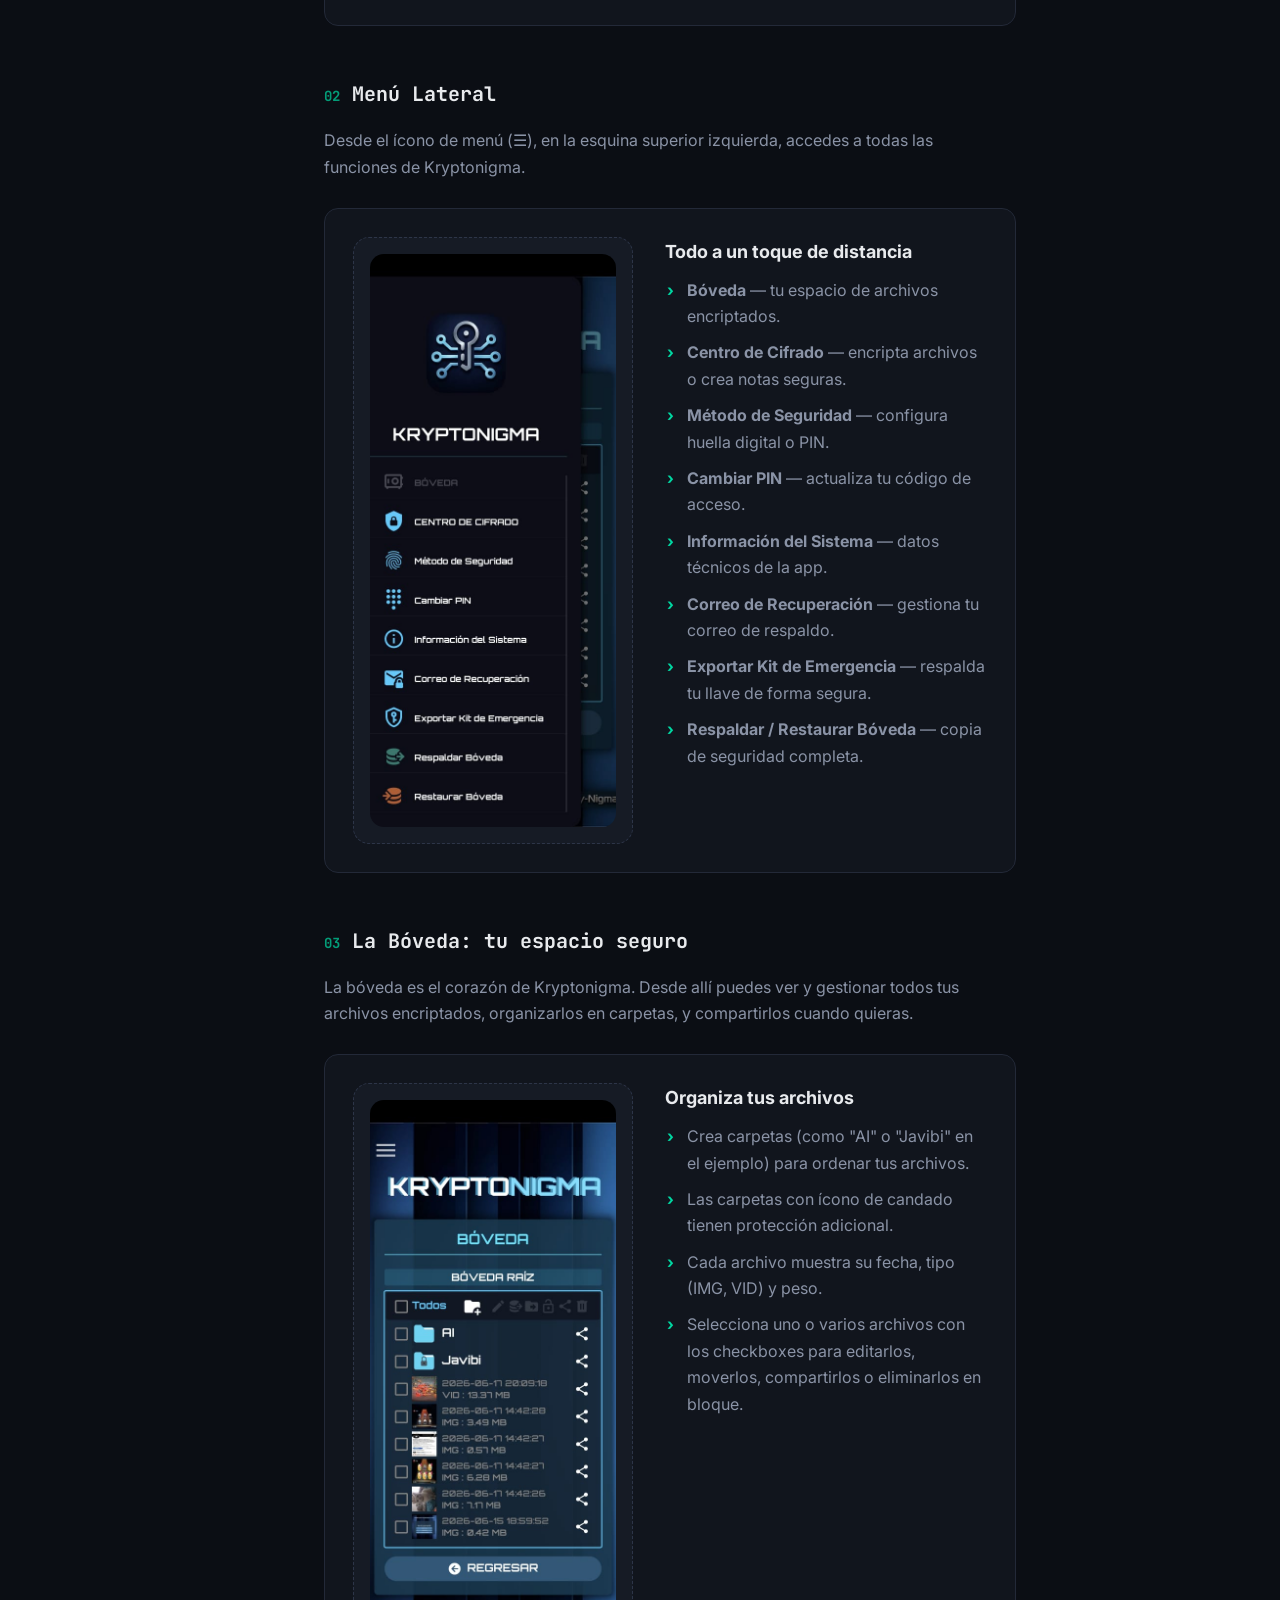
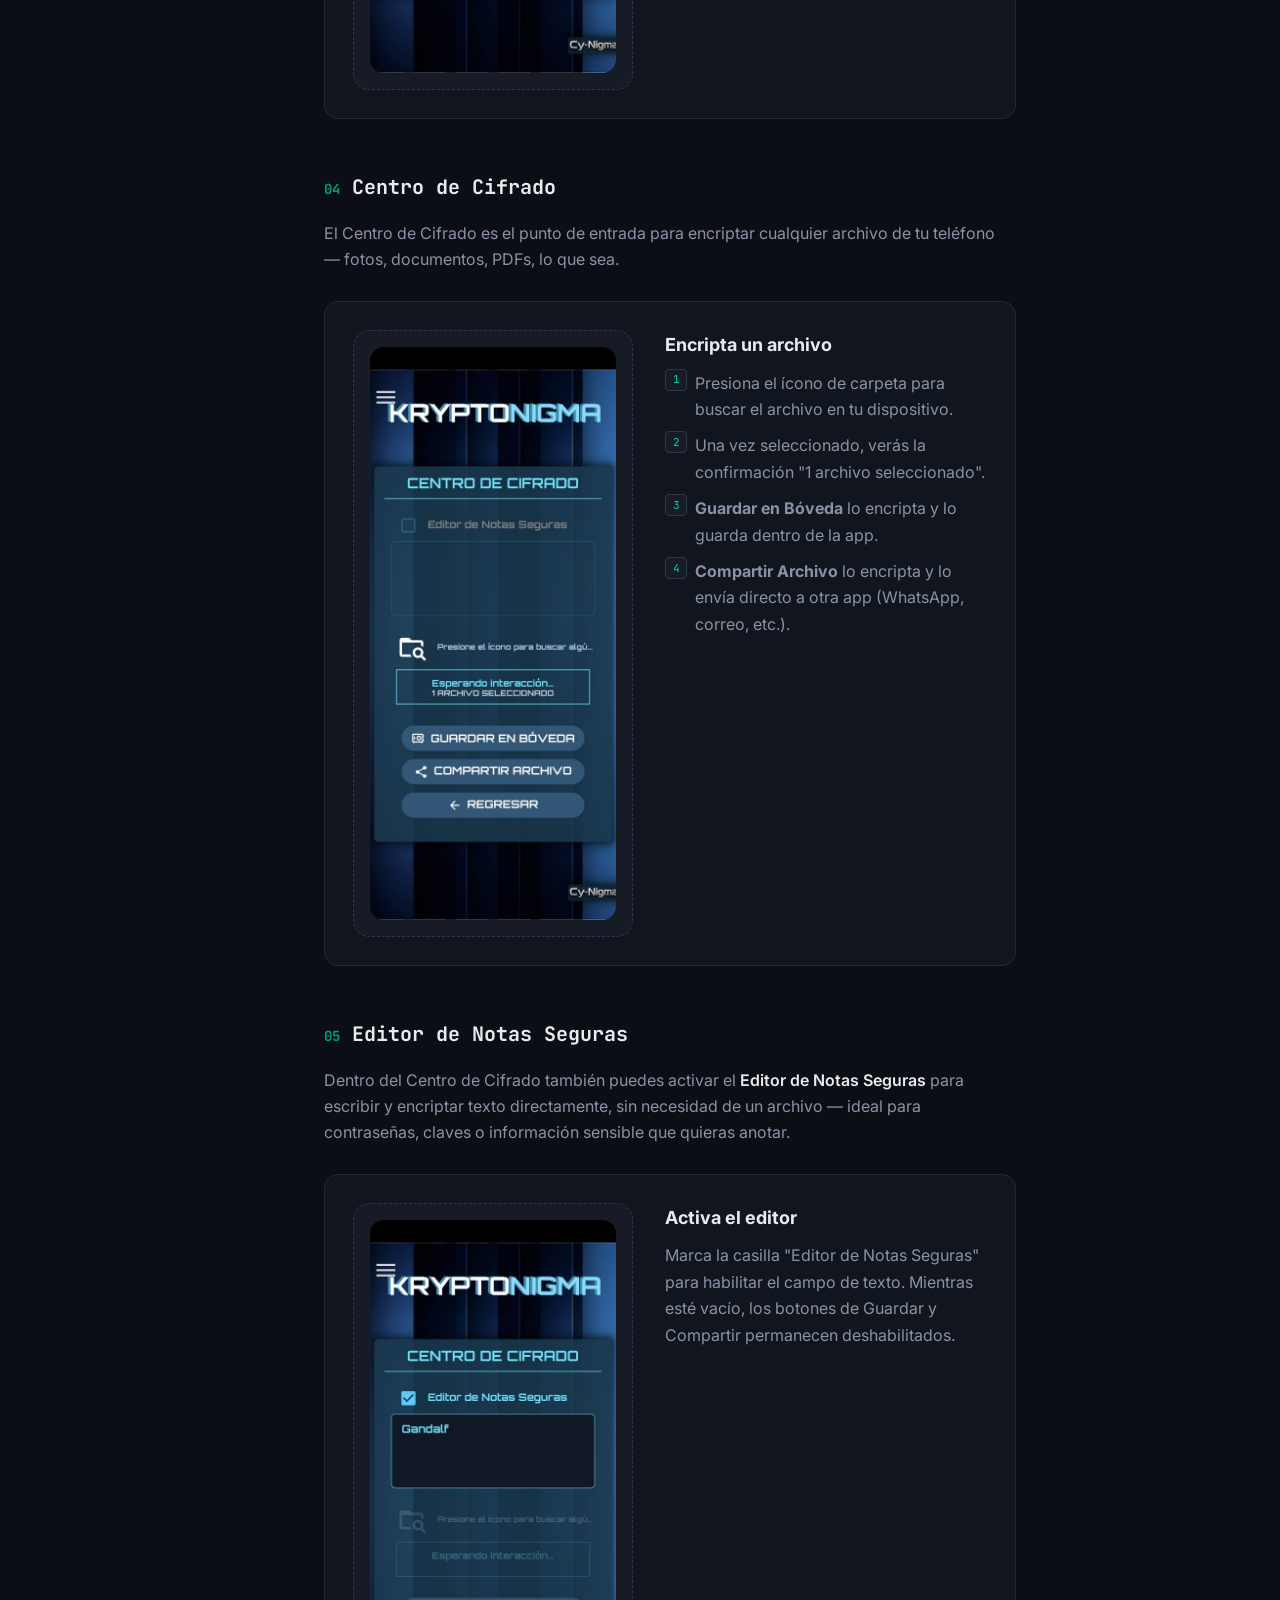
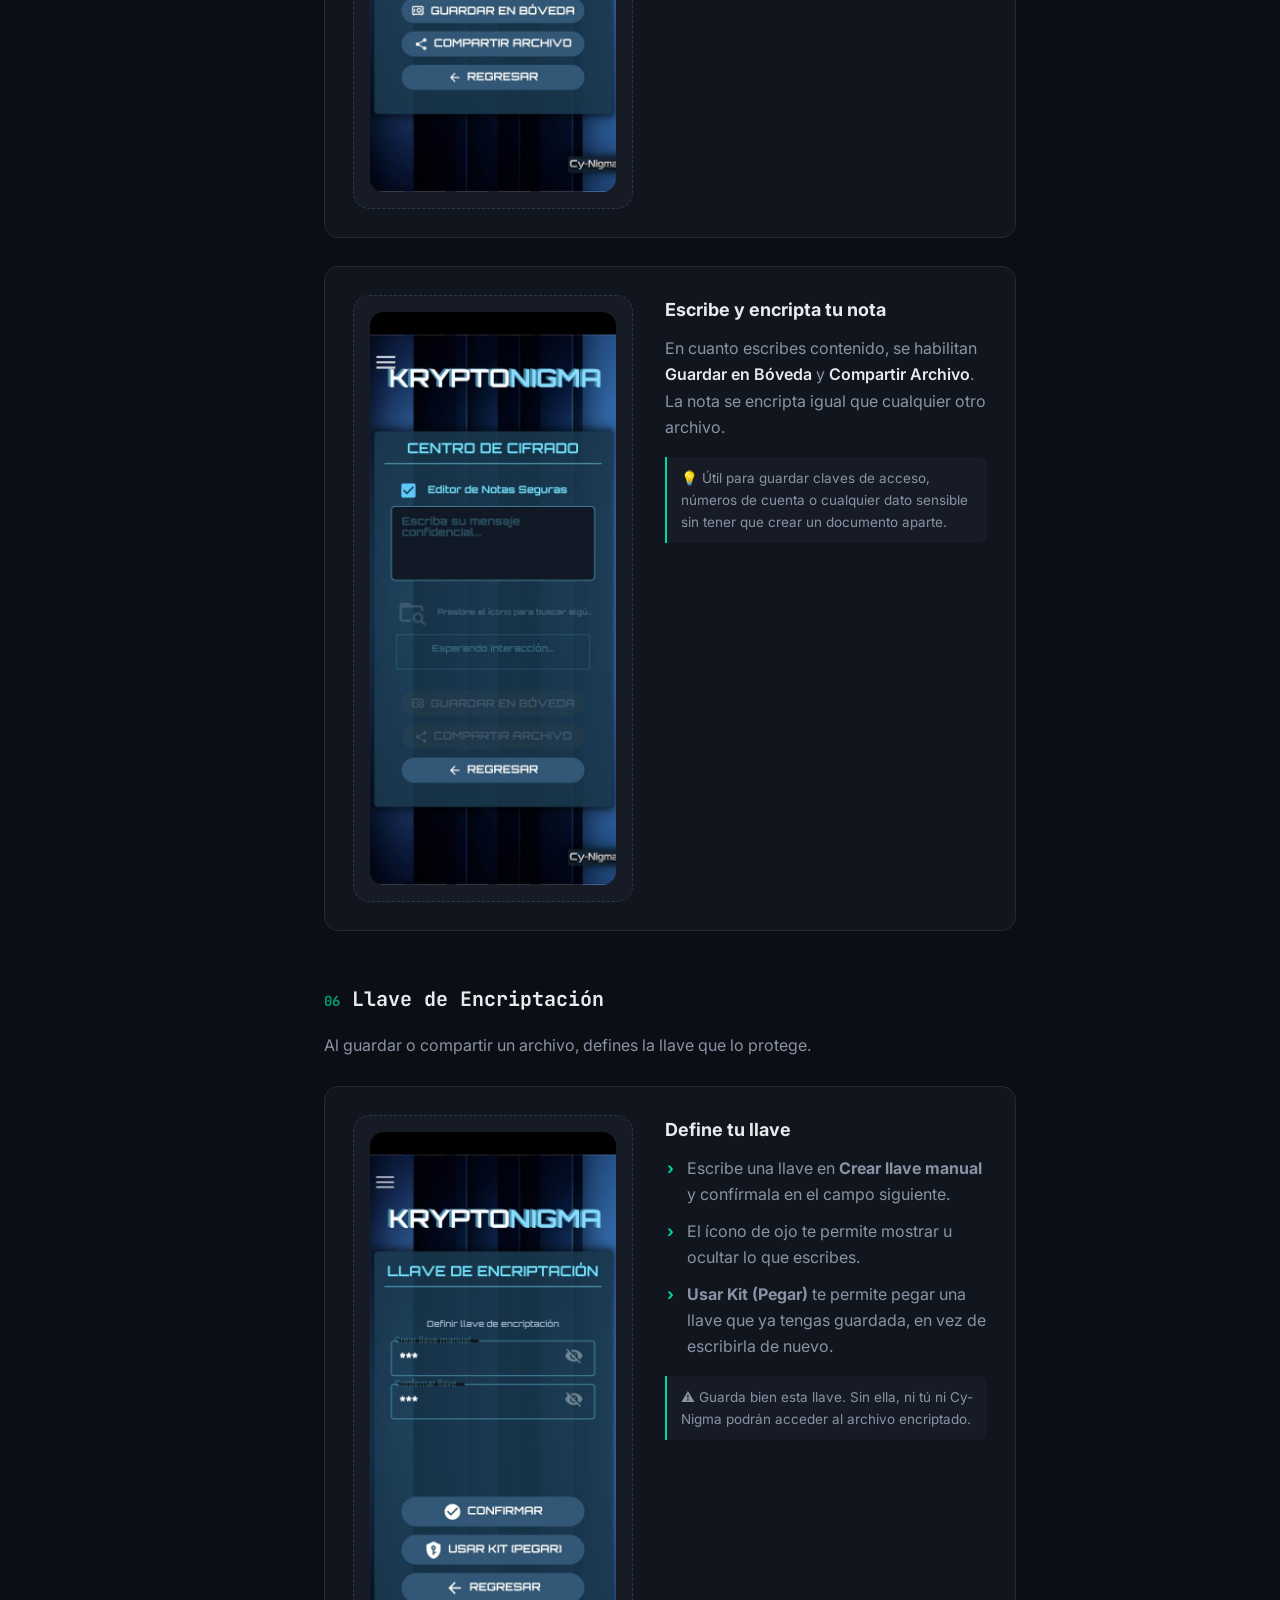
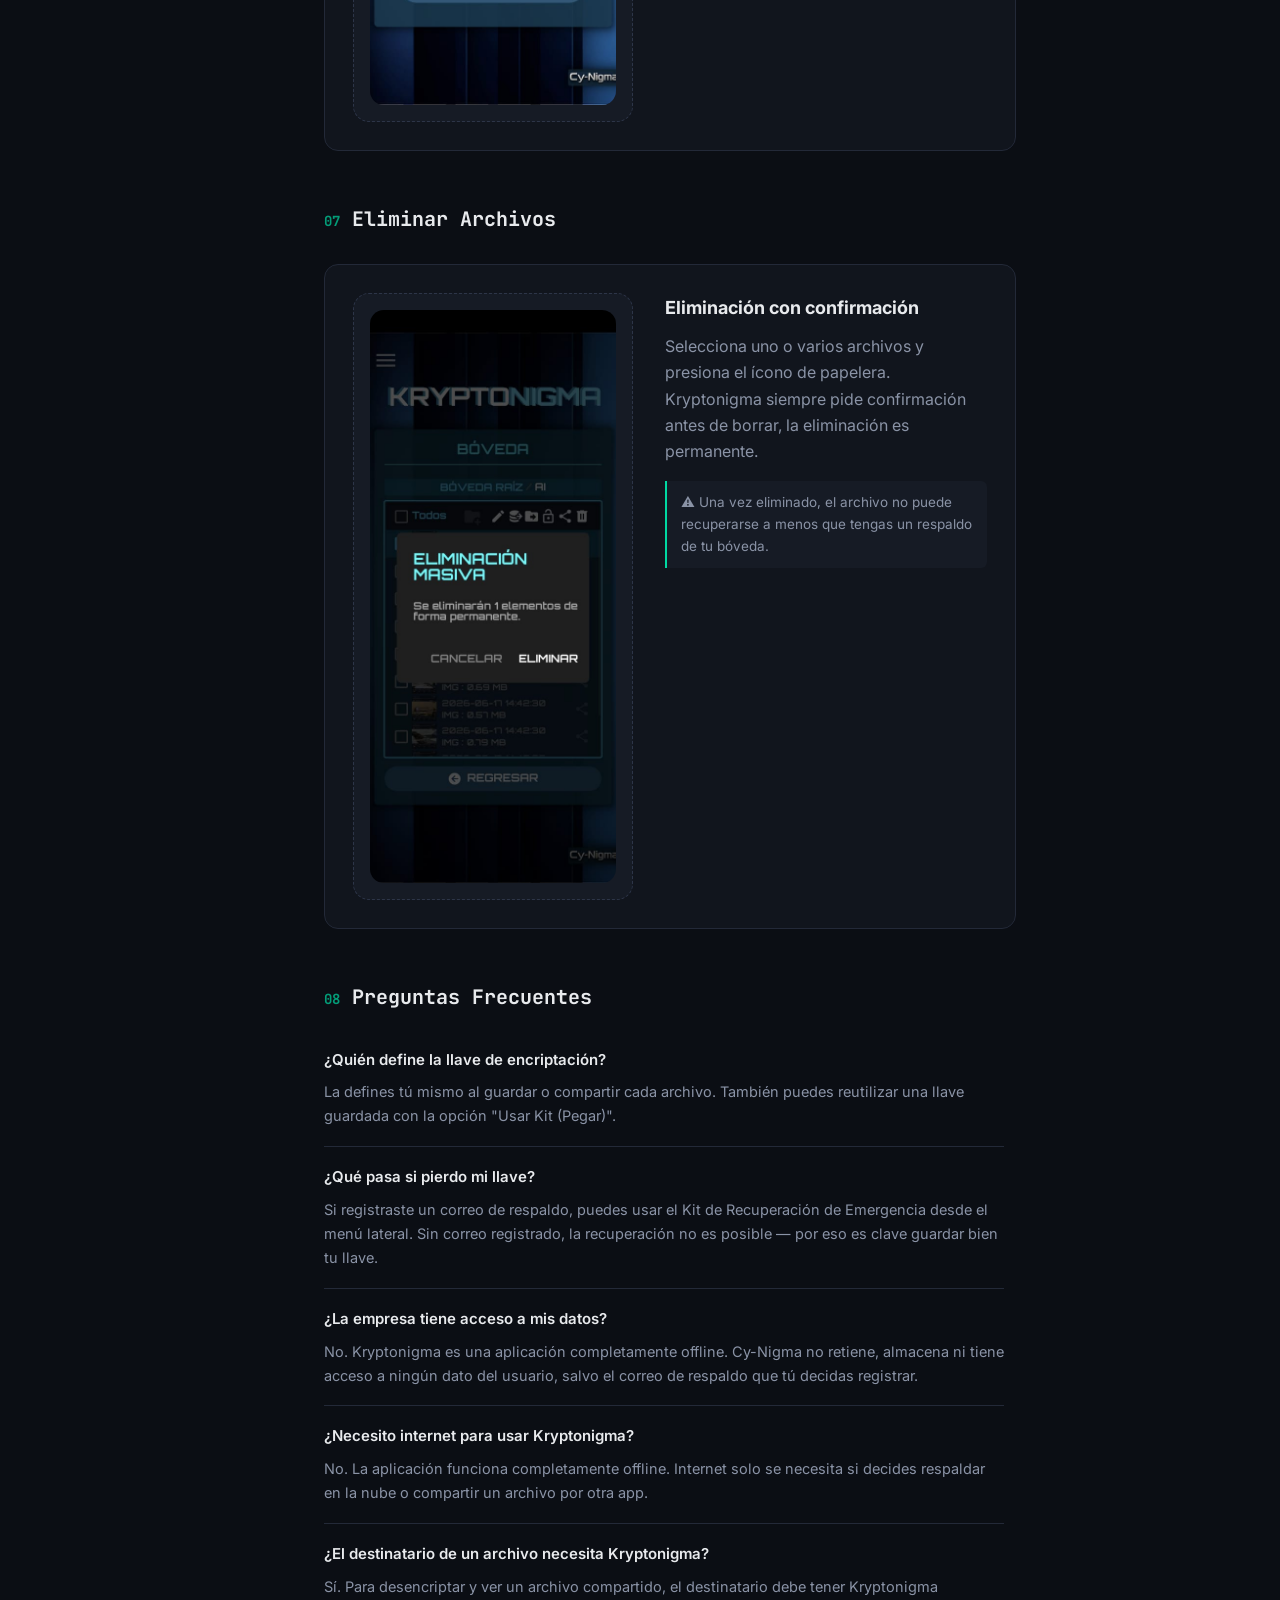
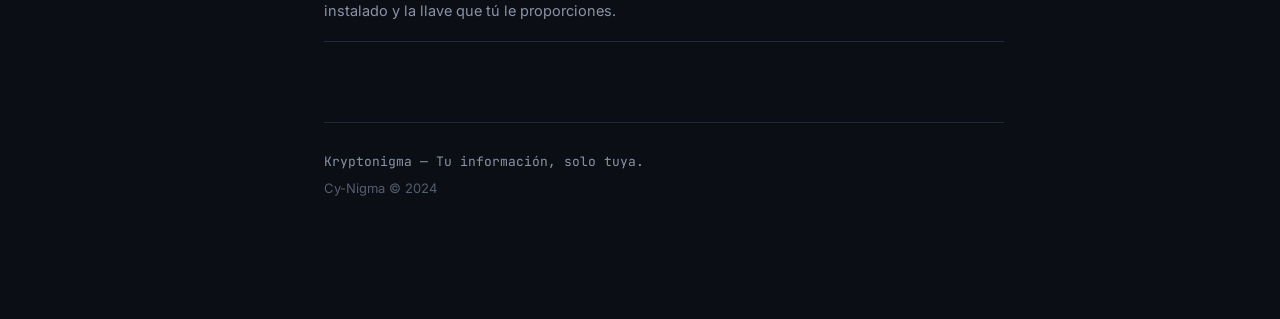
<file: tutorial.html>
<!DOCTYPE html>
<html lang="es">
<head>
<meta charset="UTF-8">
<meta name="viewport" content="width=device-width, initial-scale=1.0">
<title>Tutorial de Uso — Kryptonigma</title>
<meta name="description" content="Guía paso a paso para usar Kryptonigma: crea tu bóveda, encripta archivos y compártelos de forma segura.">
<link rel="stylesheet" href="assets/style.css">
</head>
<body>
<div class="shell">

  <!-- SIDEBAR -->
  <nav class="sidebar">
    <div class="brand">
      <div class="brand-mark">K</div>
      <div class="brand-name">KRYPTONIGMA</div>
    </div>
    <div class="brand-sub">by Cy-Nigma</div>

    <div class="nav-label">Documentos</div>
    <ul class="nav-list">
      <li><a href="terminos.html"><span class="dot"></span>Términos y Condiciones</a></li>
      <li><a href="privacidad.html"><span class="dot"></span>Política de Privacidad</a></li>
      <li><a href="tutorial.html" class="active"><span class="dot"></span>Tutorial de Uso</a></li>
    </ul>

    <div class="nav-label">En esta guía</div>
    <ul class="nav-list">
      <li><a href="#instalacion"><span class="dot"></span>Instalación</a></li>
      <li><a href="#menu"><span class="dot"></span>Menú lateral</a></li>
      <li><a href="#boveda"><span class="dot"></span>La Bóveda</a></li>
      <li><a href="#encriptar"><span class="dot"></span>Centro de Cifrado</a></li>
      <li><a href="#notas"><span class="dot"></span>Notas Seguras</a></li>
      <li><a href="#llave"><span class="dot"></span>Llave de encriptación</a></li>
      <li><a href="#eliminar"><span class="dot"></span>Eliminar archivos</a></li>
      <li><a href="#faq"><span class="dot"></span>Preguntas frecuentes</a></li>
    </ul>

    <div class="sidebar-foot">
      AES-GCM · 100% Offline<br>
      Guía v1.1 — 2024
    </div>
  </nav>

  <!-- MAIN -->
  <main>
    <div class="eyebrow">Guía de uso</div>
    <h1 class="page-title">Tutorial de Kryptonigma</h1>
    <div class="page-meta">Versión 1.1 · Cy-Nigma</div>

    <p class="lede">Todo lo que necesitas para crear tu bóveda, encriptar tus primeros archivos y compartirlos de forma segura. Esta guía se actualiza con cada nueva versión de la app.</p>

    <!-- ===== INSTALACIÓN ===== -->
    <h2 id="instalacion"><span class="num">01</span>Instalación y Primeros Pasos</h2>
    <p>Descarga Kryptonigma desde Google Play Store. Al abrir la app por primera vez, te guiará por una breve configuración inicial antes de llegar a tu bóveda.</p>

    <div class="step-card">
      <div class="screenshot-frame">
        <img src="assets/img/onboarding-0-carga.jpg" alt="Pantalla de carga de Kryptonigma">
      </div>
      <div>
        <div class="step-num">PASO 1</div>
        <h3>Pantalla de carga</h3>
        <p>Al abrir la app por primera vez, Kryptonigma prepara tu entorno seguro localmente en el dispositivo. Este proceso es breve y no requiere conexión a internet.</p>
      </div>
    </div>

    <div class="step-card">
      <div class="screenshot-frame">
        <img src="assets/img/onboarding-1-idioma.jpg" alt="Selección de idioma">
      </div>
      <div>
        <div class="step-num">PASO 2</div>
        <h3>Elige tu idioma</h3>
        <p>Selecciona el idioma en el que prefieres usar la app. Puedes cambiarlo después en cualquier momento desde el menú de configuración.</p>
        <div class="step-tip">💡 Esta elección no afecta la encriptación de tus archivos, solo el idioma de la interfaz.</div>
      </div>
    </div>

    <div class="step-card">
      <div class="screenshot-frame">
        <img src="assets/img/onboarding-1-aviso.jpg" alt="Aviso de privacidad antes de empezar">
      </div>
      <div>
        <div class="step-num">PASO 3</div>
        <h3>Antes de empezar</h3>
        <p>Un resumen breve de cómo Kryptonigma cuida tu información: tus archivos son solo tuyos, no se usa internet para espiarte, tu correo es solo para emergencias y tú tienes el control total.</p>
        <p>Marca la casilla para aceptar la Política de Privacidad y el Manejo de Datos, y presiona <strong>Continuar</strong>.</p>
        <div class="step-tip">💡 Puedes volver a leer estos documentos completos en cualquier momento desde el menú de configuración.</div>
      </div>
    </div>

    <div class="step-card">
      <div class="screenshot-frame">
        <img src="assets/img/onboarding-2-correo.jpg" alt="Registro de correo de respaldo">
      </div>
      <div>
        <div class="step-num">PASO 4</div>
        <h3>Tu correo de respaldo (opcional)</h3>
        <p>Este correo se usa únicamente para devolverte el acceso a tu bóveda si alguna vez olvidas tu llave de encriptación. Se guarda solo en tu teléfono — nadie en Kryptonigma puede verlo ni usarlo, y puedes cambiarlo cuando quieras.</p>
        <div class="step-tip">⚠ Es el único dato personal que la app solicita, y solo se usa para esta función de recuperación.</div>
      </div>
    </div>

    <!-- ===== MENÚ ===== -->
    <h2 id="menu"><span class="num">02</span>Menú Lateral</h2>
    <p>Desde el ícono de menú (☰), en la esquina superior izquierda, accedes a todas las funciones de Kryptonigma.</p>

    <div class="step-card">
      <div class="screenshot-frame">
        <img src="assets/img/menu-lateral.jpg" alt="Menú lateral de Kryptonigma">
      </div>
      <div>
        <h3>Todo a un toque de distancia</h3>
        <ul class="std">
          <li><strong>Bóveda</strong> — tu espacio de archivos encriptados.</li>
          <li><strong>Centro de Cifrado</strong> — encripta archivos o crea notas seguras.</li>
          <li><strong>Método de Seguridad</strong> — configura huella digital o PIN.</li>
          <li><strong>Cambiar PIN</strong> — actualiza tu código de acceso.</li>
          <li><strong>Información del Sistema</strong> — datos técnicos de la app.</li>
          <li><strong>Correo de Recuperación</strong> — gestiona tu correo de respaldo.</li>
          <li><strong>Exportar Kit de Emergencia</strong> — respalda tu llave de forma segura.</li>
          <li><strong>Respaldar / Restaurar Bóveda</strong> — copia de seguridad completa.</li>
        </ul>
      </div>
    </div>

    <!-- ===== BÓVEDA ===== -->
    <h2 id="boveda"><span class="num">03</span>La Bóveda: tu espacio seguro</h2>
    <p>La bóveda es el corazón de Kryptonigma. Desde allí puedes ver y gestionar todos tus archivos encriptados, organizarlos en carpetas, y compartirlos cuando quieras.</p>

    <div class="step-card">
      <div class="screenshot-frame">
        <img src="assets/img/boveda-raiz.jpg" alt="Vista de la bóveda raíz">
      </div>
      <div>
        <h3>Organiza tus archivos</h3>
        <ul class="std">
          <li>Crea carpetas (como "AI" o "Javibi" en el ejemplo) para ordenar tus archivos.</li>
          <li>Las carpetas con ícono de candado tienen protección adicional.</li>
          <li>Cada archivo muestra su fecha, tipo (IMG, VID) y peso.</li>
          <li>Selecciona uno o varios archivos con los checkboxes para editarlos, moverlos, compartirlos o eliminarlos en bloque.</li>
        </ul>
      </div>
    </div>

    <!-- ===== CENTRO DE CIFRADO ===== -->
    <h2 id="encriptar"><span class="num">04</span>Centro de Cifrado</h2>
    <p>El Centro de Cifrado es el punto de entrada para encriptar cualquier archivo de tu teléfono — fotos, documentos, PDFs, lo que sea.</p>

    <div class="step-card">
      <div class="screenshot-frame">
        <img src="assets/img/centro-cifrado.jpg" alt="Centro de Cifrado con archivo seleccionado">
      </div>
      <div>
        <h3>Encripta un archivo</h3>
        <ol class="std">
          <li>Presiona el ícono de carpeta para buscar el archivo en tu dispositivo.</li>
          <li>Una vez seleccionado, verás la confirmación "1 archivo seleccionado".</li>
          <li><strong>Guardar en Bóveda</strong> lo encripta y lo guarda dentro de la app.</li>
          <li><strong>Compartir Archivo</strong> lo encripta y lo envía directo a otra app (WhatsApp, correo, etc.).</li>
        </ol>
      </div>
    </div>

    <!-- ===== NOTAS SEGURAS ===== -->
    <h2 id="notas"><span class="num">05</span>Editor de Notas Seguras</h2>
    <p>Dentro del Centro de Cifrado también puedes activar el <strong>Editor de Notas Seguras</strong> para escribir y encriptar texto directamente, sin necesidad de un archivo — ideal para contraseñas, claves o información sensible que quieras anotar.</p>

    <div class="step-card">
      <div class="screenshot-frame">
        <img src="assets/img/notas-seguras-vacio.jpg" alt="Editor de notas seguras vacío">
      </div>
      <div>
        <h3>Activa el editor</h3>
        <p>Marca la casilla "Editor de Notas Seguras" para habilitar el campo de texto. Mientras esté vacío, los botones de Guardar y Compartir permanecen deshabilitados.</p>
      </div>
    </div>

    <div class="step-card">
      <div class="screenshot-frame">
        <img src="assets/img/notas-seguras-escrito.jpg" alt="Nota segura con texto escrito">
      </div>
      <div>
        <h3>Escribe y encripta tu nota</h3>
        <p>En cuanto escribes contenido, se habilitan <strong>Guardar en Bóveda</strong> y <strong>Compartir Archivo</strong>. La nota se encripta igual que cualquier otro archivo.</p>
        <div class="step-tip">💡 Útil para guardar claves de acceso, números de cuenta o cualquier dato sensible sin tener que crear un documento aparte.</div>
      </div>
    </div>

    <!-- ===== LLAVE ===== -->
    <h2 id="llave"><span class="num">06</span>Llave de Encriptación</h2>
    <p>Al guardar o compartir un archivo, defines la llave que lo protege.</p>

    <div class="step-card">
      <div class="screenshot-frame">
        <img src="assets/img/llave-encriptacion.jpg" alt="Pantalla para definir llave de encriptación">
      </div>
      <div>
        <h3>Define tu llave</h3>
        <ul class="std">
          <li>Escribe una llave en <strong>Crear llave manual</strong> y confírmala en el campo siguiente.</li>
          <li>El ícono de ojo te permite mostrar u ocultar lo que escribes.</li>
          <li><strong>Usar Kit (Pegar)</strong> te permite pegar una llave que ya tengas guardada, en vez de escribirla de nuevo.</li>
        </ul>
        <div class="step-tip">⚠ Guarda bien esta llave. Sin ella, ni tú ni Cy-Nigma podrán acceder al archivo encriptado.</div>
      </div>
    </div>

    <!-- ===== ELIMINAR ===== -->
    <h2 id="eliminar"><span class="num">07</span>Eliminar Archivos</h2>
    <div class="step-card">
      <div class="screenshot-frame">
        <img src="assets/img/eliminar-confirmacion.jpg" alt="Confirmación de eliminación masiva">
      </div>
      <div>
        <h3>Eliminación con confirmación</h3>
        <p>Selecciona uno o varios archivos y presiona el ícono de papelera. Kryptonigma siempre pide confirmación antes de borrar, la eliminación es permanente.</p>
        <div class="step-tip">⚠ Una vez eliminado, el archivo no puede recuperarse a menos que tengas un respaldo de tu bóveda.</div>
      </div>
    </div>

    <!-- ===== FAQ ===== -->
    <h2 id="faq"><span class="num">08</span>Preguntas Frecuentes</h2>

    <div class="faq-item">
      <div class="faq-q">¿Quién define la llave de encriptación?</div>
      <p class="faq-a">La defines tú mismo al guardar o compartir cada archivo. También puedes reutilizar una llave guardada con la opción "Usar Kit (Pegar)".</p>
    </div>

    <div class="faq-item">
      <div class="faq-q">¿Qué pasa si pierdo mi llave?</div>
      <p class="faq-a">Si registraste un correo de respaldo, puedes usar el Kit de Recuperación de Emergencia desde el menú lateral. Sin correo registrado, la recuperación no es posible — por eso es clave guardar bien tu llave.</p>
    </div>

    <div class="faq-item">
      <div class="faq-q">¿La empresa tiene acceso a mis datos?</div>
      <p class="faq-a">No. Kryptonigma es una aplicación completamente offline. Cy-Nigma no retiene, almacena ni tiene acceso a ningún dato del usuario, salvo el correo de respaldo que tú decidas registrar.</p>
    </div>

    <div class="faq-item">
      <div class="faq-q">¿Necesito internet para usar Kryptonigma?</div>
      <p class="faq-a">No. La aplicación funciona completamente offline. Internet solo se necesita si decides respaldar en la nube o compartir un archivo por otra app.</p>
    </div>

    <div class="faq-item">
      <div class="faq-q">¿El destinatario de un archivo necesita Kryptonigma?</div>
      <p class="faq-a">Sí. Para desencriptar y ver un archivo compartido, el destinatario debe tener Kryptonigma instalado y la llave que tú le proporciones.</p>
    </div>

    <div class="page-foot">
      <div class="tagline">Kryptonigma — Tu información, solo tuya.</div>
      Cy-Nigma © 2024
    </div>
  </main>
</div>
</body>
</html>
</file>
<file: assets/style.css>
/* ============================================
   KRYPTONIGMA — Legal & Tutorial Site
   Design: "secure console" — dark vault aesthetic
   ============================================ */

@import url('https://fonts.googleapis.com/css2?family=JetBrains+Mono:wght@400;500;600;700;800&family=Inter:wght@400;500;600;700&display=swap');

:root {
  --bg: #0B0E14;
  --bg-elevated: #11151D;
  --bg-card: #161B25;
  --border: #232938;
  --border-bright: #2D3548;
  --text: #E8EAED;
  --text-dim: #8A93A6;
  --text-faint: #545D70;
  --accent: #00D9A3;
  --accent-dim: #00A87D;
  --accent-glow: rgba(0, 217, 163, 0.15);
  --warn: #F5A623;
  --warn-glow: rgba(245, 166, 35, 0.12);
  --danger: #FF5C5C;
  --font-display: 'JetBrains Mono', monospace;
  --font-body: 'Inter', -apple-system, sans-serif;
}

* { box-sizing: border-box; margin: 0; padding: 0; }

html { scroll-behavior: smooth; }

body {
  background: var(--bg);
  color: var(--text);
  font-family: var(--font-body);
  line-height: 1.65;
  font-size: 16px;
  -webkit-font-smoothing: antialiased;
}

/* Background texture: subtle encrypted-grid */
body::before {
  content: "";
  position: fixed;
  inset: 0;
  background-image:
    linear-gradient(var(--border) 1px, transparent 1px),
    linear-gradient(90deg, var(--border) 1px, transparent 1px);
  background-size: 48px 48px;
  opacity: 0.04;
  pointer-events: none;
  z-index: 0;
}

a { color: var(--accent); text-decoration: none; }
a:hover { text-decoration: underline; }
a:focus-visible, button:focus-visible, input:focus-visible {
  outline: 2px solid var(--accent);
  outline-offset: 2px;
}

/* ===== LAYOUT ===== */
.shell {
  display: grid;
  grid-template-columns: 260px 1fr;
  min-height: 100vh;
  position: relative;
  z-index: 1;
}

@media (max-width: 860px) {
  .shell { grid-template-columns: 1fr; }
}

/* ===== SIDEBAR ===== */
.sidebar {
  background: var(--bg-elevated);
  border-right: 1px solid var(--border);
  padding: 32px 24px;
  position: sticky;
  top: 0;
  height: 100vh;
  overflow-y: auto;
}

@media (max-width: 860px) {
  .sidebar {
    position: relative;
    height: auto;
    border-right: none;
    border-bottom: 1px solid var(--border);
  }
}

.brand {
  display: flex;
  align-items: center;
  gap: 10px;
  margin-bottom: 6px;
}

.brand-mark {
  width: 28px; height: 28px;
  border: 1.5px solid var(--accent);
  border-radius: 6px;
  display: flex;
  align-items: center;
  justify-content: center;
  font-family: var(--font-display);
  font-size: 13px;
  font-weight: 800;
  color: var(--accent);
  box-shadow: 0 0 12px var(--accent-glow);
}

.brand-name {
  font-family: var(--font-display);
  font-weight: 700;
  font-size: 15px;
  letter-spacing: 0.04em;
  color: var(--text);
}

.brand-sub {
  font-size: 11px;
  color: var(--text-faint);
  margin-bottom: 36px;
  font-family: var(--font-display);
  letter-spacing: 0.08em;
  text-transform: uppercase;
  padding-left: 2px;
}

.nav-label {
  font-family: var(--font-display);
  font-size: 10px;
  letter-spacing: 0.12em;
  text-transform: uppercase;
  color: var(--text-faint);
  margin-bottom: 12px;
}

.nav-list { list-style: none; margin-bottom: 32px; }

.nav-list a {
  display: flex;
  align-items: center;
  gap: 10px;
  padding: 9px 10px;
  border-radius: 6px;
  color: var(--text-dim);
  font-size: 14px;
  font-weight: 500;
  text-decoration: none;
  margin-bottom: 2px;
  transition: background 0.15s, color 0.15s;
  border-left: 2px solid transparent;
}

.nav-list a:hover {
  background: var(--bg-card);
  color: var(--text);
  text-decoration: none;
}

.nav-list a.active {
  background: var(--accent-glow);
  color: var(--accent);
  border-left: 2px solid var(--accent);
  font-weight: 600;
}

.nav-list .dot {
  width: 5px; height: 5px;
  border-radius: 50%;
  background: currentColor;
  flex-shrink: 0;
  opacity: 0.6;
}

.sidebar-foot {
  font-size: 11px;
  color: var(--text-faint);
  font-family: var(--font-display);
  border-top: 1px solid var(--border);
  padding-top: 16px;
  line-height: 1.8;
}

/* ===== MAIN ===== */
main {
  padding: 56px 64px 120px;
  max-width: 820px;
}

@media (max-width: 860px) {
  main { padding: 40px 24px 80px; }
}

.eyebrow {
  font-family: var(--font-display);
  font-size: 11px;
  letter-spacing: 0.12em;
  text-transform: uppercase;
  color: var(--accent);
  margin-bottom: 14px;
  display: flex;
  align-items: center;
  gap: 8px;
}

.eyebrow::before {
  content: "";
  width: 16px; height: 1px;
  background: var(--accent);
}

h1.page-title {
  font-family: var(--font-display);
  font-size: 34px;
  font-weight: 800;
  letter-spacing: -0.01em;
  margin-bottom: 12px;
  color: var(--text);
}

.page-meta {
  font-size: 13px;
  color: var(--text-faint);
  margin-bottom: 40px;
  font-family: var(--font-display);
}

.lede {
  font-size: 17px;
  color: var(--text-dim);
  margin-bottom: 48px;
  max-width: 640px;
}

h2 {
  font-family: var(--font-display);
  font-size: 20px;
  font-weight: 700;
  margin-top: 52px;
  margin-bottom: 16px;
  color: var(--text);
  display: flex;
  align-items: baseline;
  gap: 12px;
}

h2 .num {
  color: var(--accent);
  font-size: 14px;
  opacity: 0.7;
}

h3 {
  font-family: var(--font-body);
  font-size: 16px;
  font-weight: 700;
  margin-top: 28px;
  margin-bottom: 10px;
  color: var(--text);
}

p { margin-bottom: 16px; color: var(--text-dim); max-width: 680px; }
p strong { color: var(--text); font-weight: 600; }

ul.std, ol.std { margin: 0 0 16px 0; padding-left: 0; list-style: none; max-width: 680px; }

ul.std li, ol.std li {
  position: relative;
  padding-left: 22px;
  margin-bottom: 10px;
  color: var(--text-dim);
}

ul.std li::before {
  content: "›";
  position: absolute;
  left: 2px;
  color: var(--accent);
  font-weight: 700;
}

ol.std { counter-reset: item; }
ol.std li { counter-increment: item; padding-left: 30px; }
ol.std li::before {
  content: counter(item);
  position: absolute;
  left: 0; top: -1px;
  width: 20px; height: 20px;
  background: var(--bg-card);
  border: 1px solid var(--border-bright);
  border-radius: 4px;
  font-family: var(--font-display);
  font-size: 11px;
  display: flex;
  align-items: center;
  justify-content: center;
  color: var(--accent);
}

/* ===== CALLOUT BOXES ===== */
.box {
  border: 1px solid var(--border-bright);
  background: var(--bg-card);
  border-radius: 10px;
  padding: 20px 22px;
  margin: 24px 0;
  max-width: 680px;
}

.box.warn {
  border-color: rgba(245, 166, 35, 0.35);
  background: var(--warn-glow);
}

.box.danger {
  border-color: rgba(255, 92, 92, 0.35);
  background: rgba(255, 92, 92, 0.07);
}

.box-title {
  font-family: var(--font-display);
  font-size: 12px;
  font-weight: 700;
  letter-spacing: 0.06em;
  text-transform: uppercase;
  margin-bottom: 8px;
  display: flex;
  align-items: center;
  gap: 8px;
}

.box.warn .box-title { color: var(--warn); }
.box.danger .box-title { color: var(--danger); }
.box:not(.warn):not(.danger) .box-title { color: var(--accent); }

.box p:last-child { margin-bottom: 0; }
.box p { color: var(--text-dim); font-size: 14.5px; }

/* ===== TABLE OF CONTENTS ===== */
.toc {
  border: 1px solid var(--border);
  border-radius: 10px;
  padding: 20px 24px;
  margin-bottom: 48px;
  background: var(--bg-elevated);
  max-width: 680px;
}

.toc-title {
  font-family: var(--font-display);
  font-size: 11px;
  letter-spacing: 0.1em;
  text-transform: uppercase;
  color: var(--text-faint);
  margin-bottom: 12px;
}

.toc ol { list-style: none; counter-reset: toc; columns: 2; column-gap: 24px; }
.toc li { counter-increment: toc; margin-bottom: 8px; font-size: 13.5px; break-inside: avoid; }
.toc li a { color: var(--text-dim); }
.toc li a:hover { color: var(--accent); }
.toc li::before {
  content: counter(toc) ". ";
  color: var(--accent);
  font-family: var(--font-display);
  font-size: 12px;
}

@media (max-width: 600px) {
  .toc ol { columns: 1; }
}

/* ===== FOOTER ===== */
.page-foot {
  margin-top: 80px;
  padding-top: 28px;
  border-top: 1px solid var(--border);
  font-size: 13px;
  color: var(--text-faint);
  max-width: 680px;
}

.page-foot .tagline {
  font-family: var(--font-display);
  color: var(--text-dim);
  margin-bottom: 6px;
}

/* ===== TUTORIAL-SPECIFIC ===== */
.step-card {
  display: grid;
  grid-template-columns: 280px 1fr;
  gap: 32px;
  border: 1px solid var(--border);
  border-radius: 14px;
  background: var(--bg-elevated);
  padding: 28px;
  margin: 28px 0;
  max-width: 760px;
  align-items: start;
}

@media (max-width: 700px) {
  .step-card { grid-template-columns: 1fr; }
}

.screenshot-frame {
  background: var(--bg-card);
  border: 1px dashed var(--border-bright);
  border-radius: 16px;
  aspect-ratio: 9 / 19.5;
  display: flex;
  align-items: center;
  justify-content: center;
  flex-direction: column;
  gap: 8px;
  padding: 16px;
  position: relative;
  overflow: hidden;
}

.screenshot-frame img {
  width: 100%;
  height: 100%;
  object-fit: cover;
  border-radius: 14px;
}

.screenshot-frame .placeholder-icon {
  font-size: 28px;
  opacity: 0.3;
}

.screenshot-frame .placeholder-text {
  font-family: var(--font-display);
  font-size: 10.5px;
  color: var(--text-faint);
  text-align: center;
  letter-spacing: 0.03em;
}

.step-num {
  font-family: var(--font-display);
  font-size: 12px;
  color: var(--accent);
  font-weight: 700;
  letter-spacing: 0.08em;
  margin-bottom: 8px;
}

.step-card h3 { margin-top: 0; font-size: 18px; }

.step-tip {
  margin-top: 14px;
  padding: 10px 14px;
  background: var(--bg-card);
  border-left: 2px solid var(--accent);
  border-radius: 0 6px 6px 0;
  font-size: 13.5px;
  color: var(--text-dim);
}

.faq-item {
  border-bottom: 1px solid var(--border);
  padding: 18px 0;
  max-width: 680px;
}
.faq-item:last-child { border-bottom: none; }
.faq-q {
  font-weight: 600;
  color: var(--text);
  margin-bottom: 8px;
  font-size: 15px;
}
.faq-a { color: var(--text-dim); font-size: 14.5px; margin-bottom: 0; }

/* checkbox-style list for legal acceptance summaries */
.check-list { list-style: none; max-width: 680px; margin-bottom: 16px; }
.check-list li {
  display: flex;
  gap: 10px;
  align-items: flex-start;
  padding: 8px 0;
  color: var(--text-dim);
  font-size: 14.5px;
}
.check-list li .box-icon {
  flex-shrink: 0;
  width: 16px; height: 16px;
  border: 1.5px solid var(--accent);
  border-radius: 4px;
  margin-top: 2px;
}

code, .inline-code {
  font-family: var(--font-display);
  background: var(--bg-card);
  border: 1px solid var(--border);
  padding: 2px 6px;
  border-radius: 4px;
  font-size: 0.88em;
  color: var(--accent);
}
</file>
